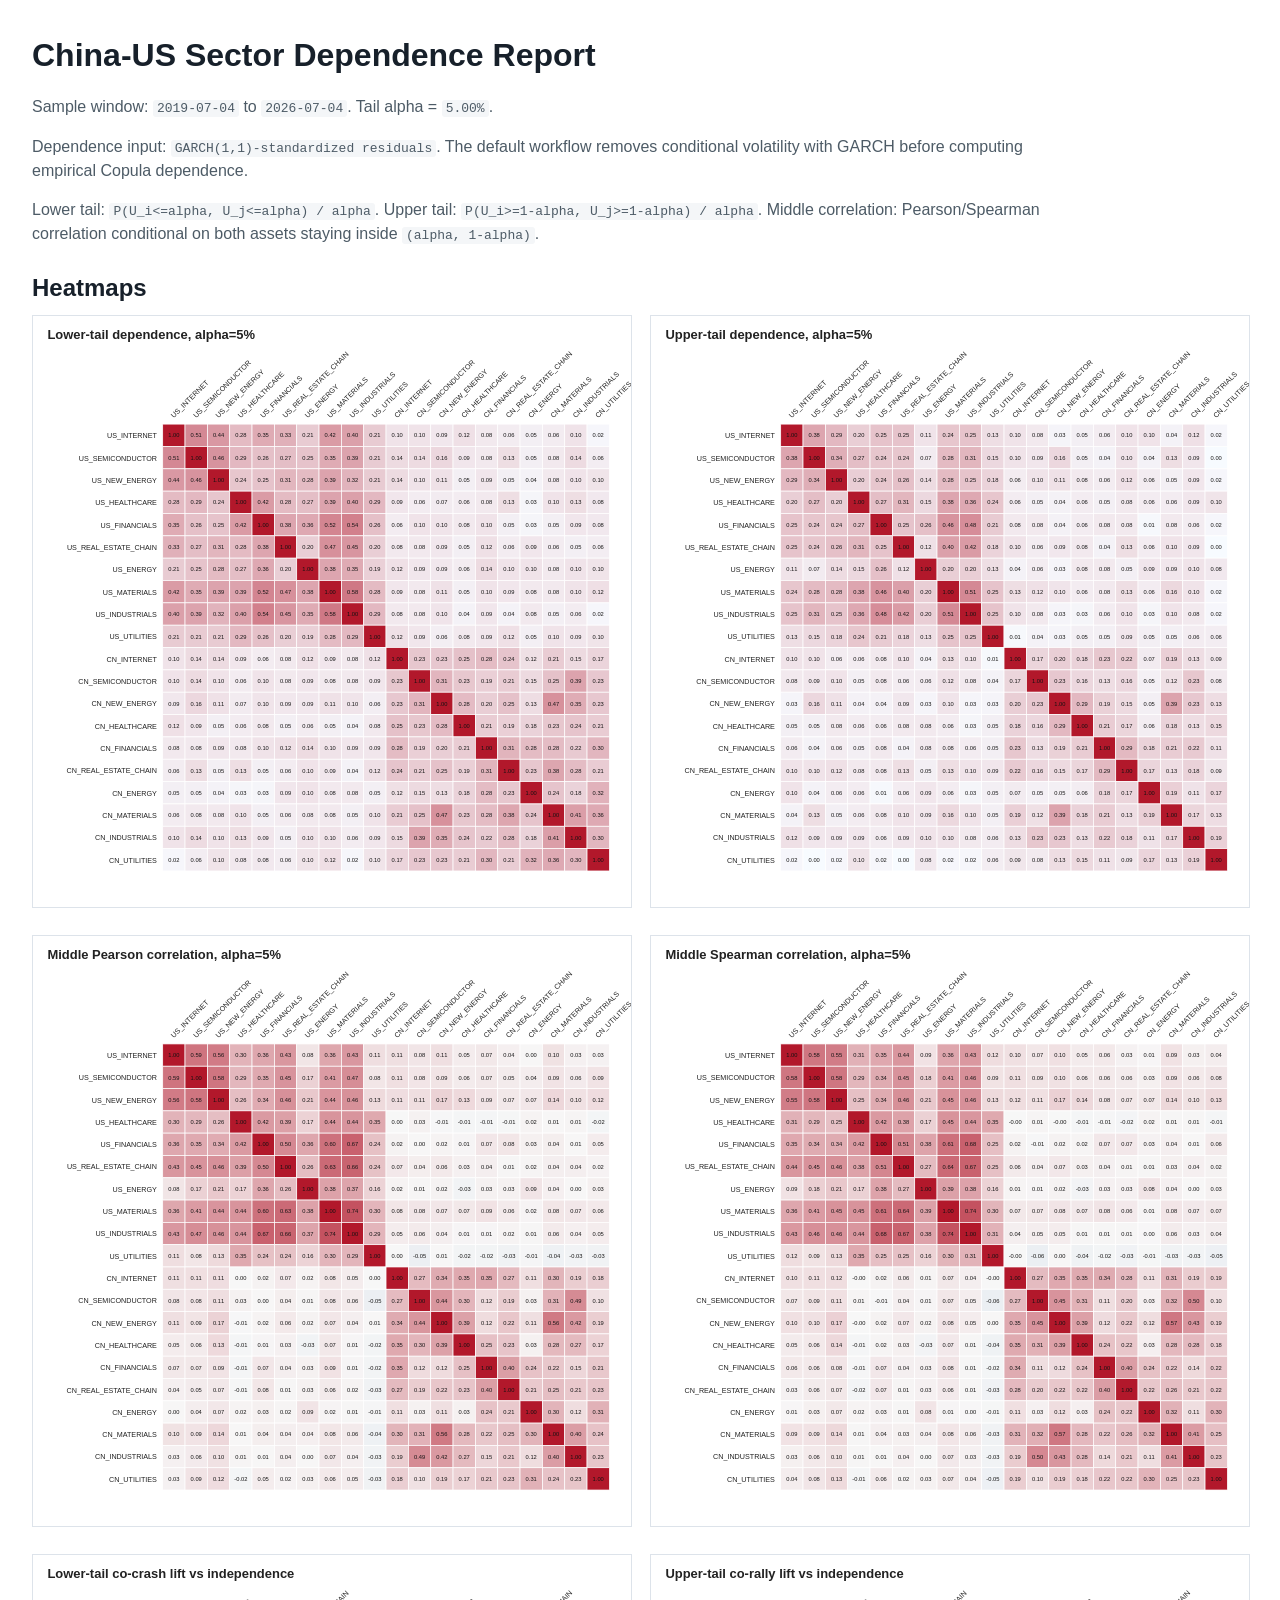
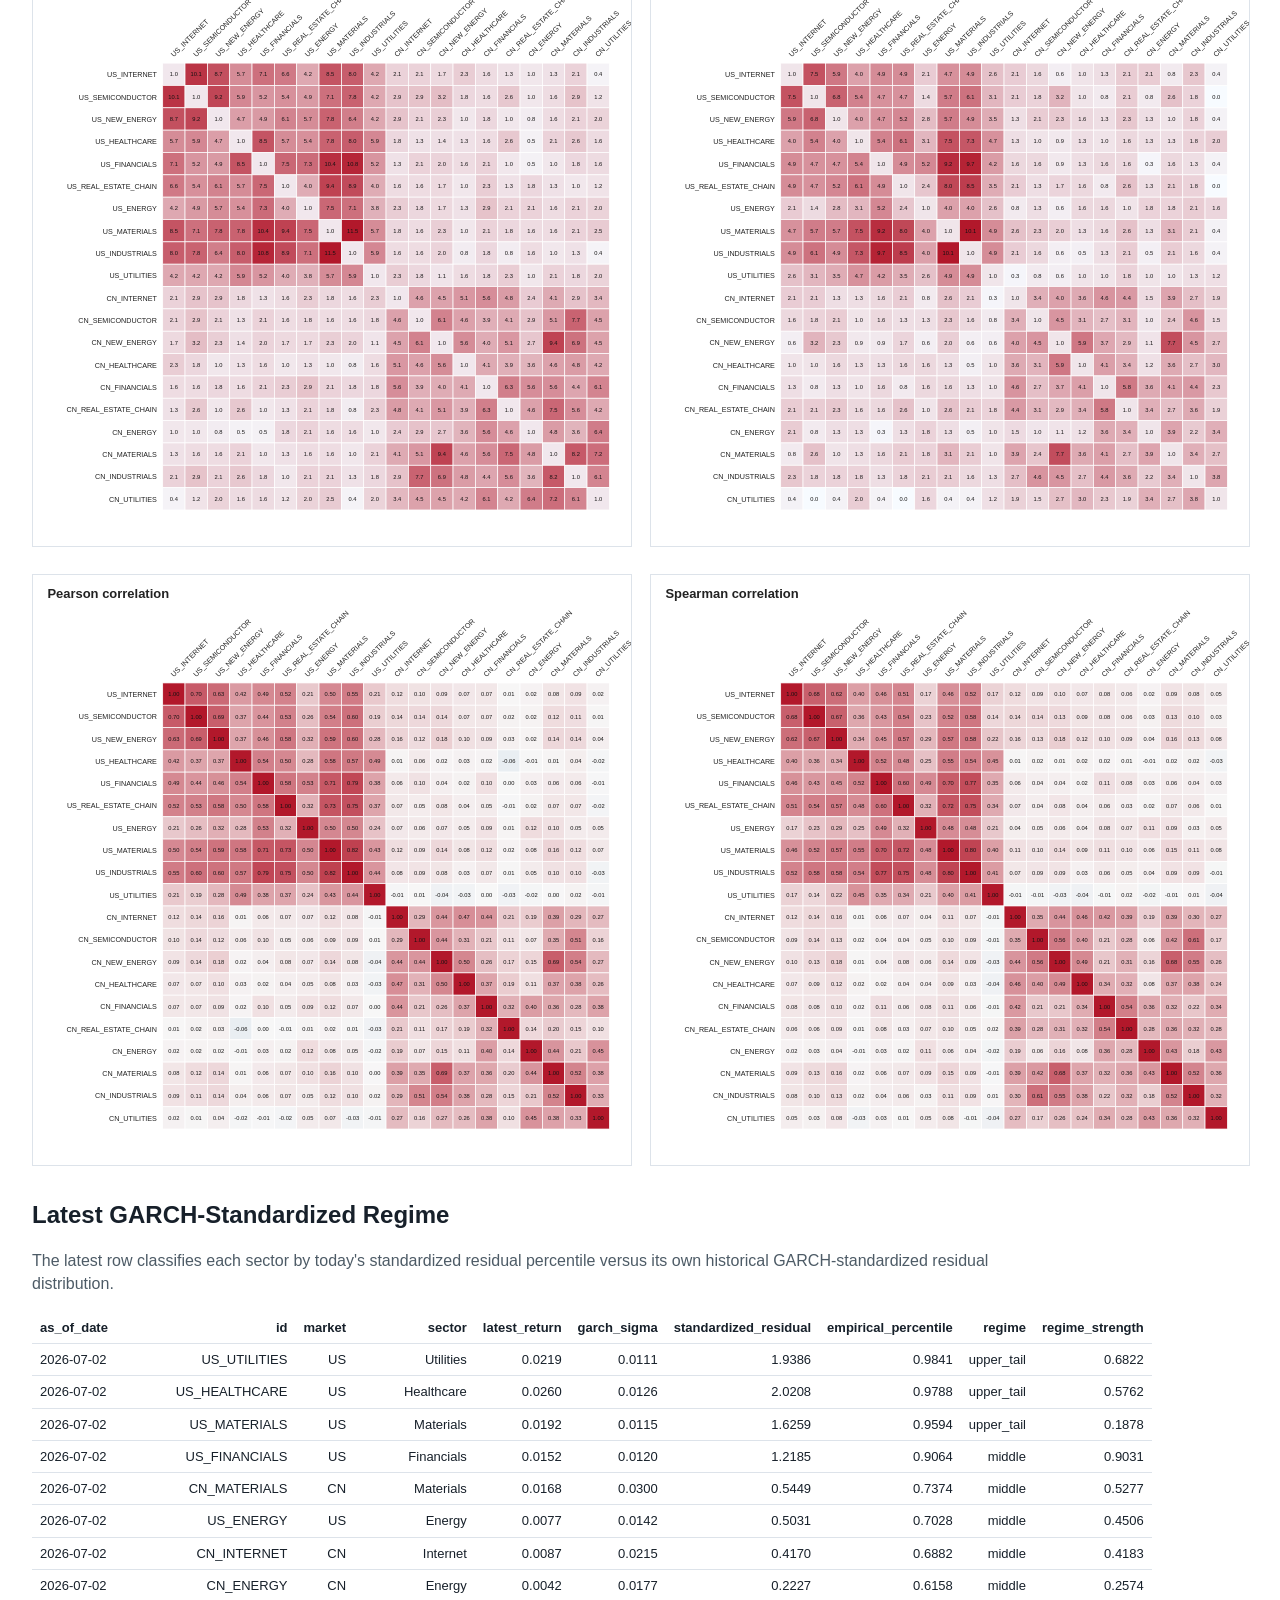
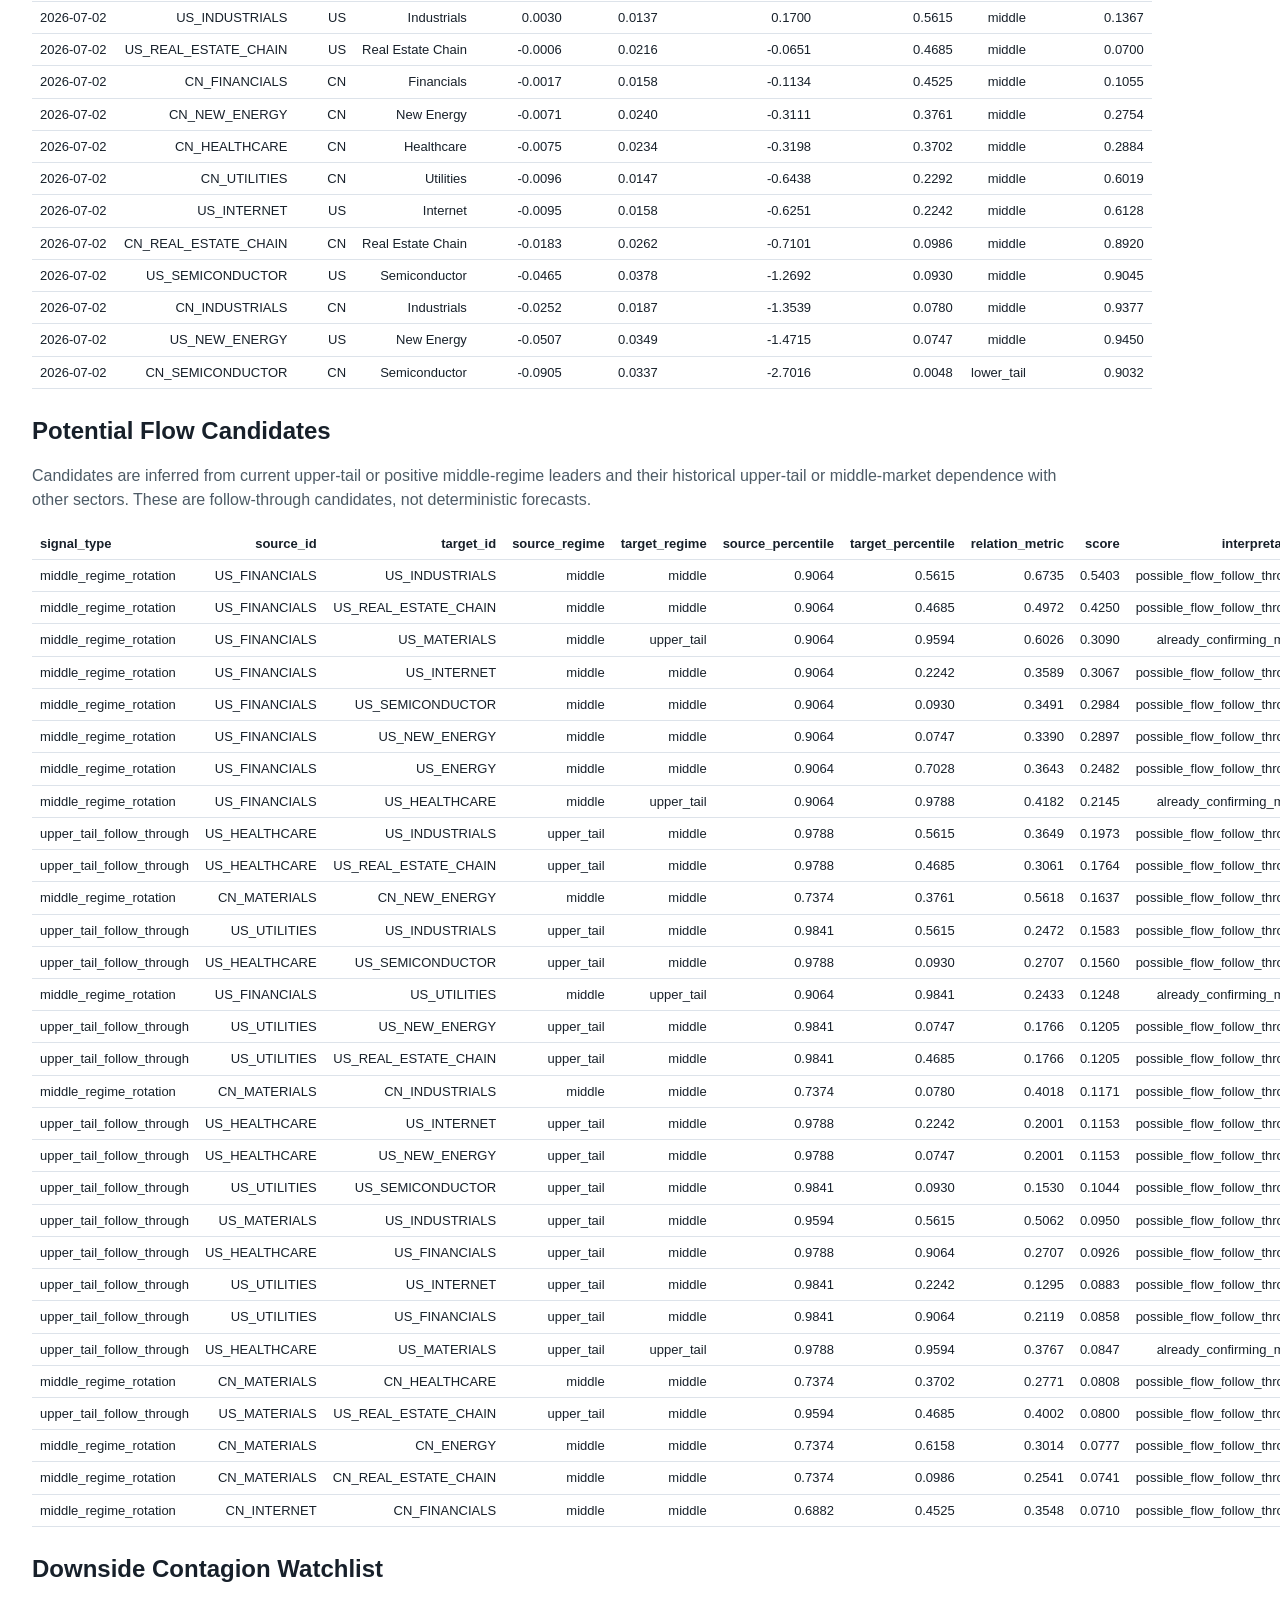
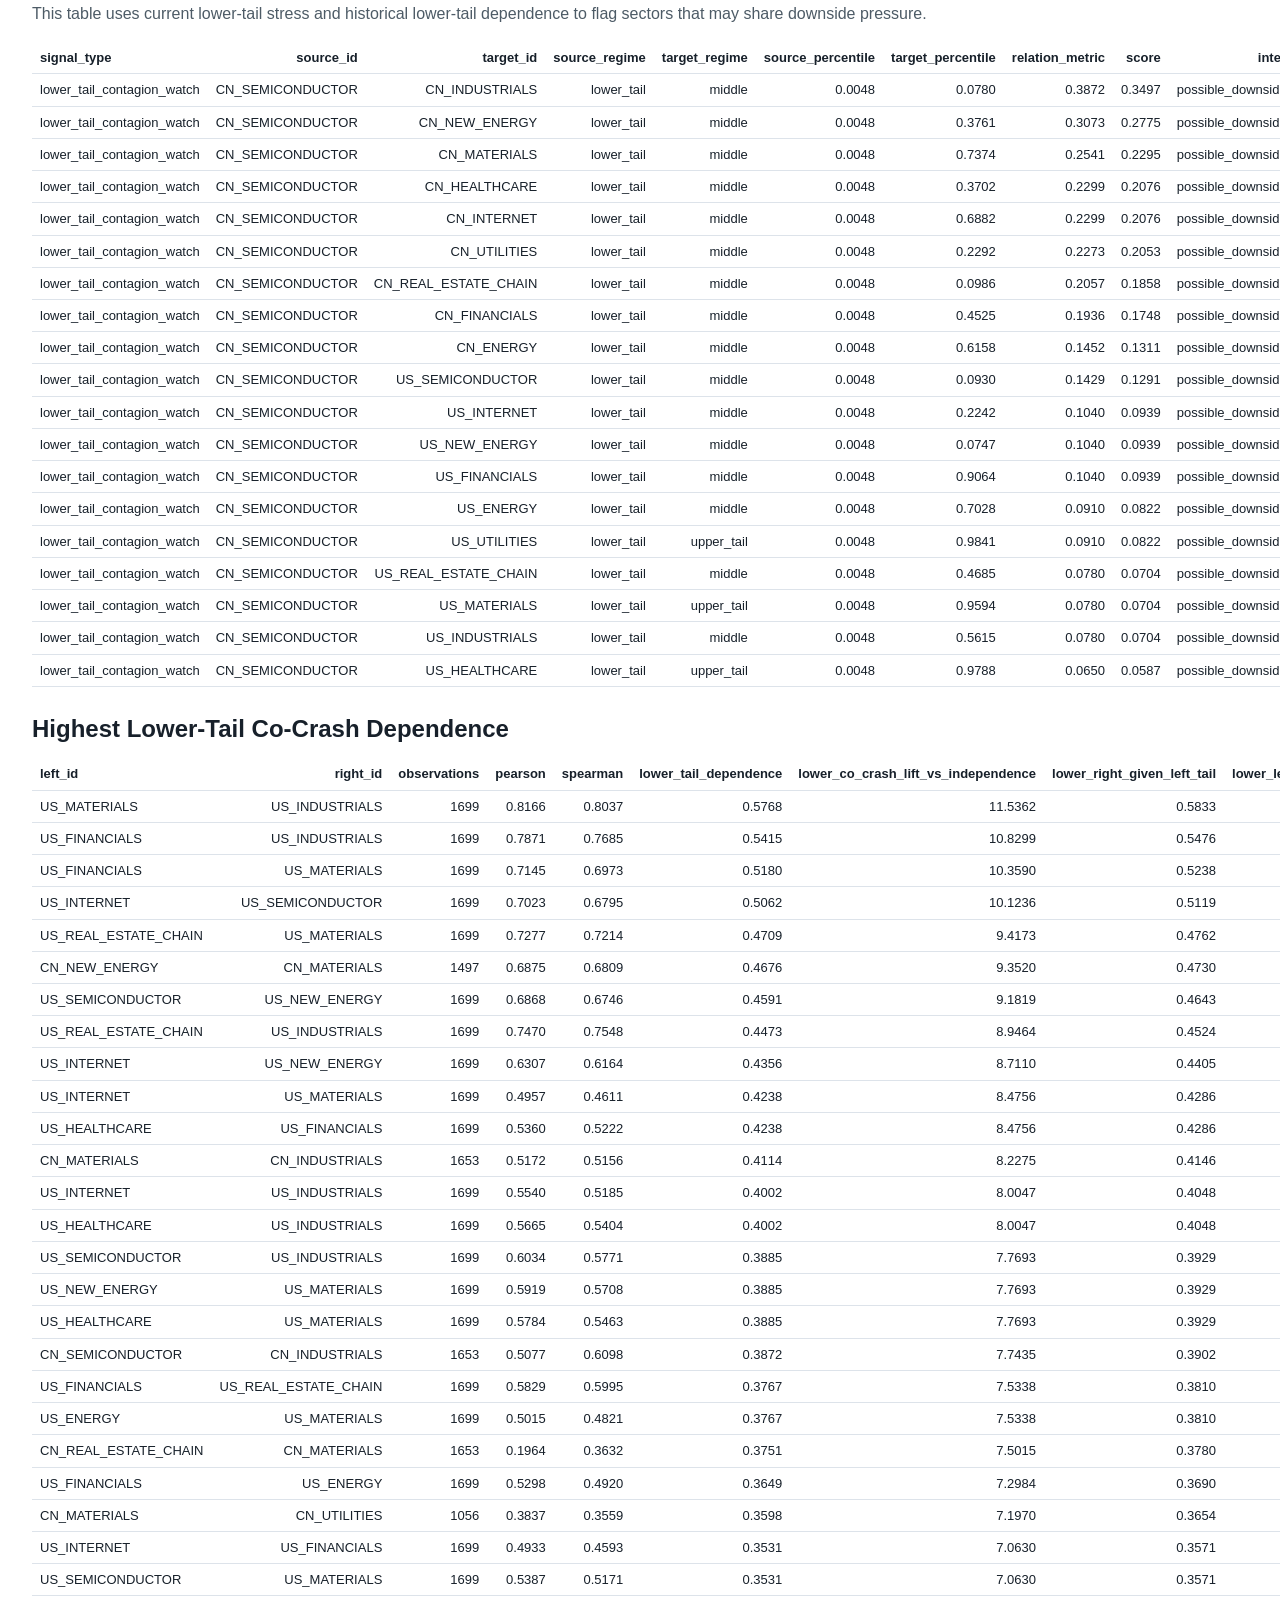
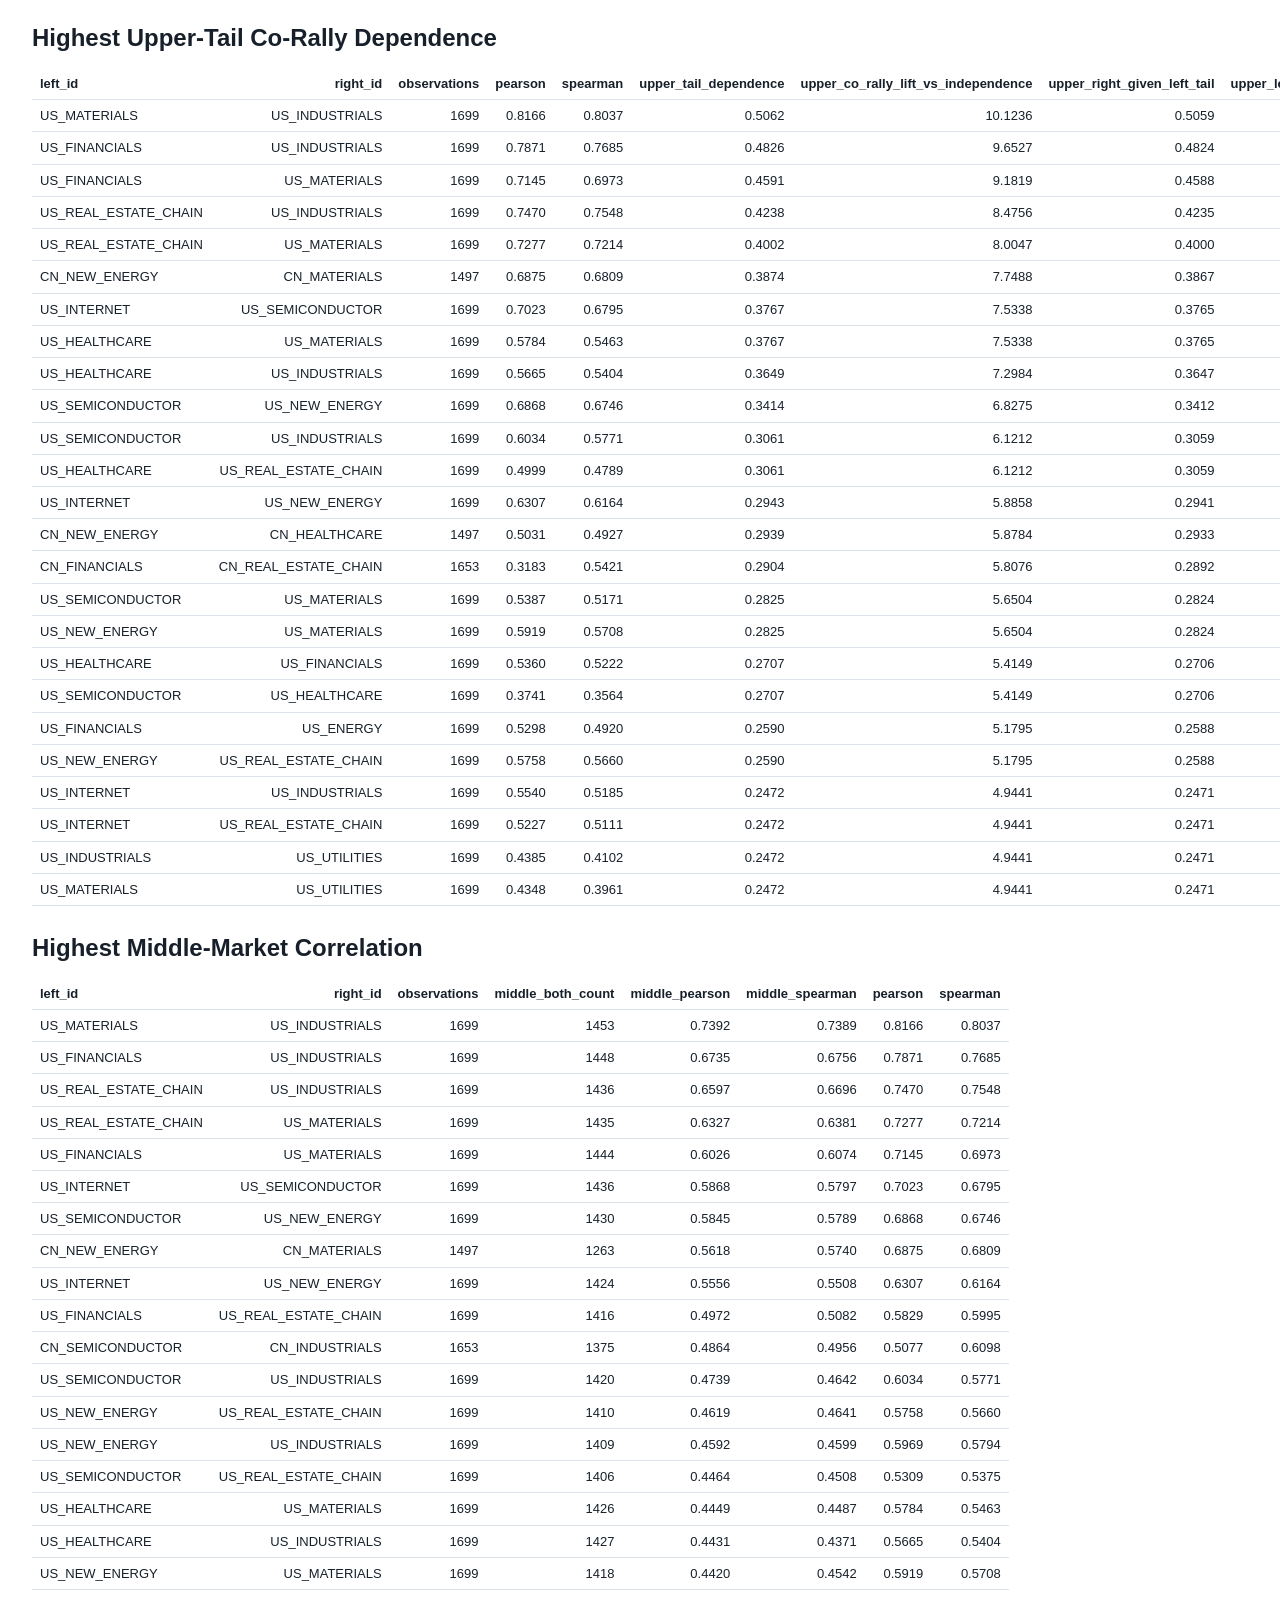
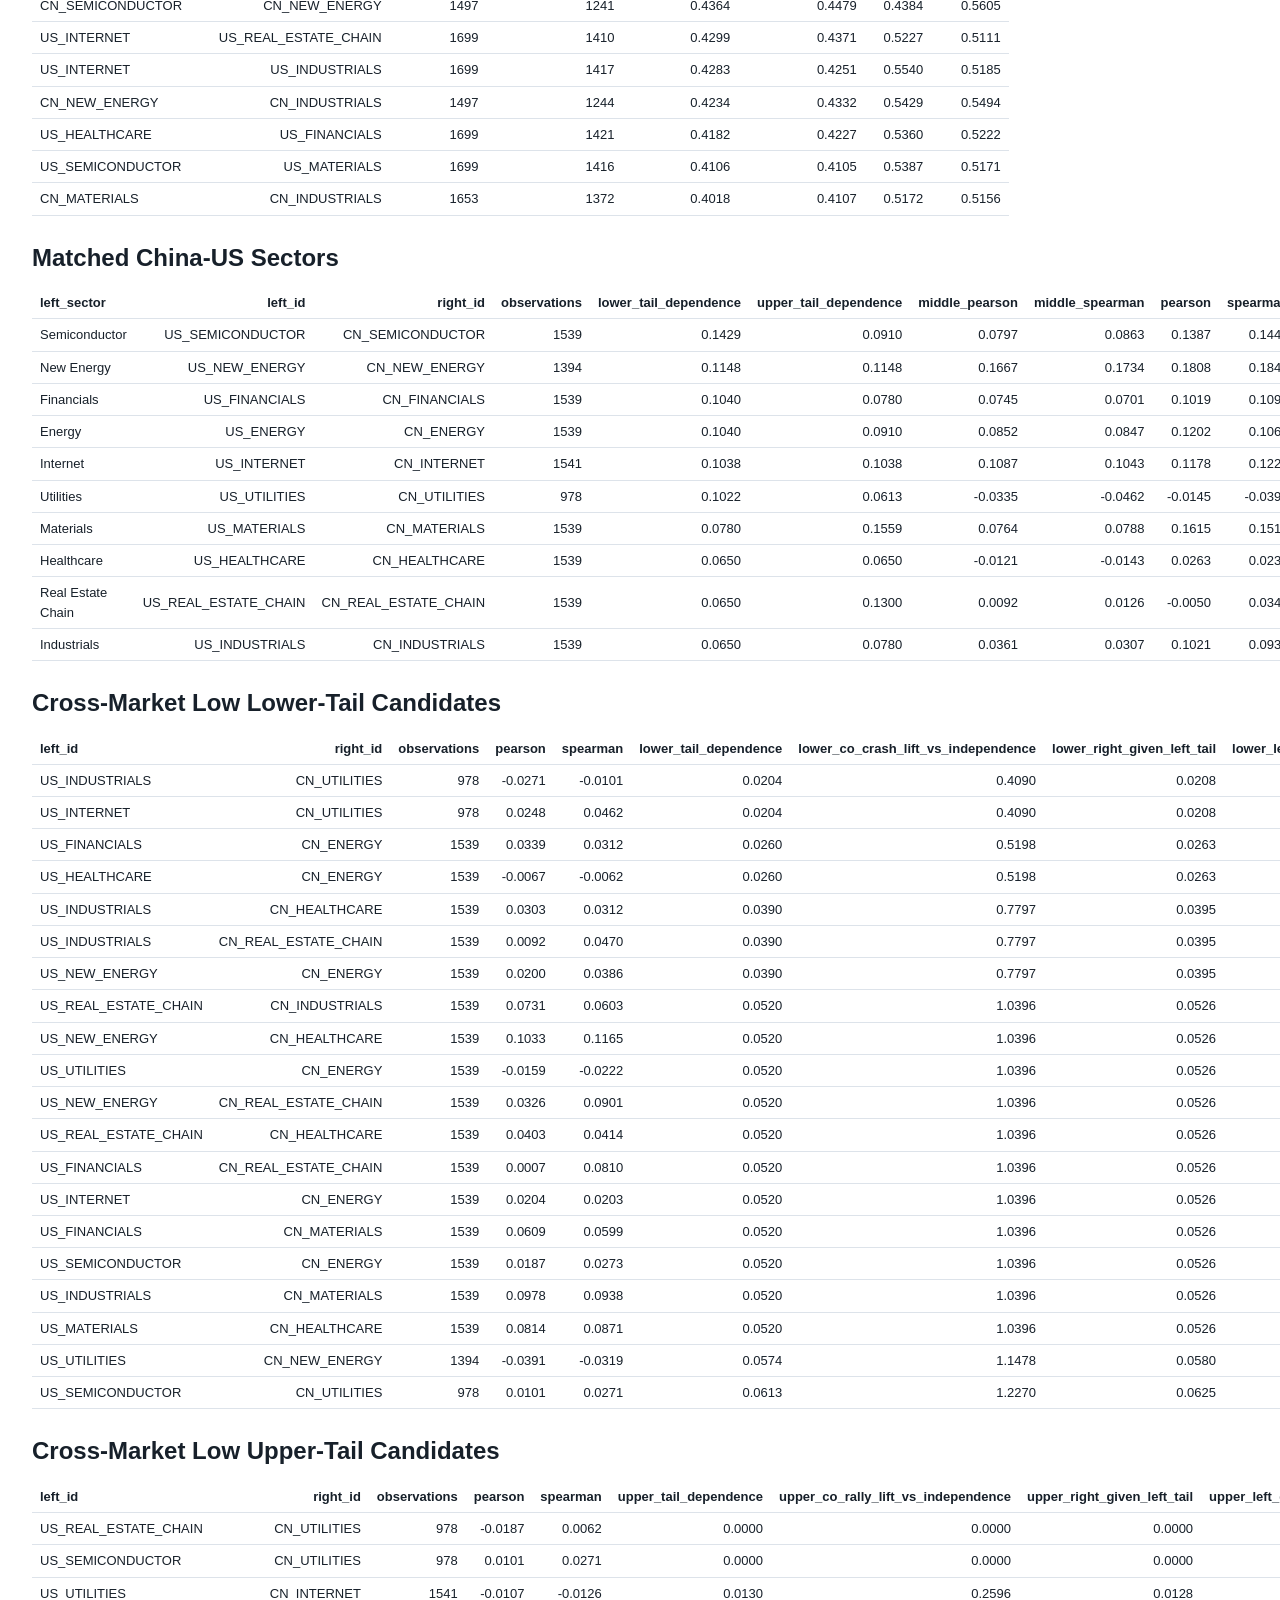
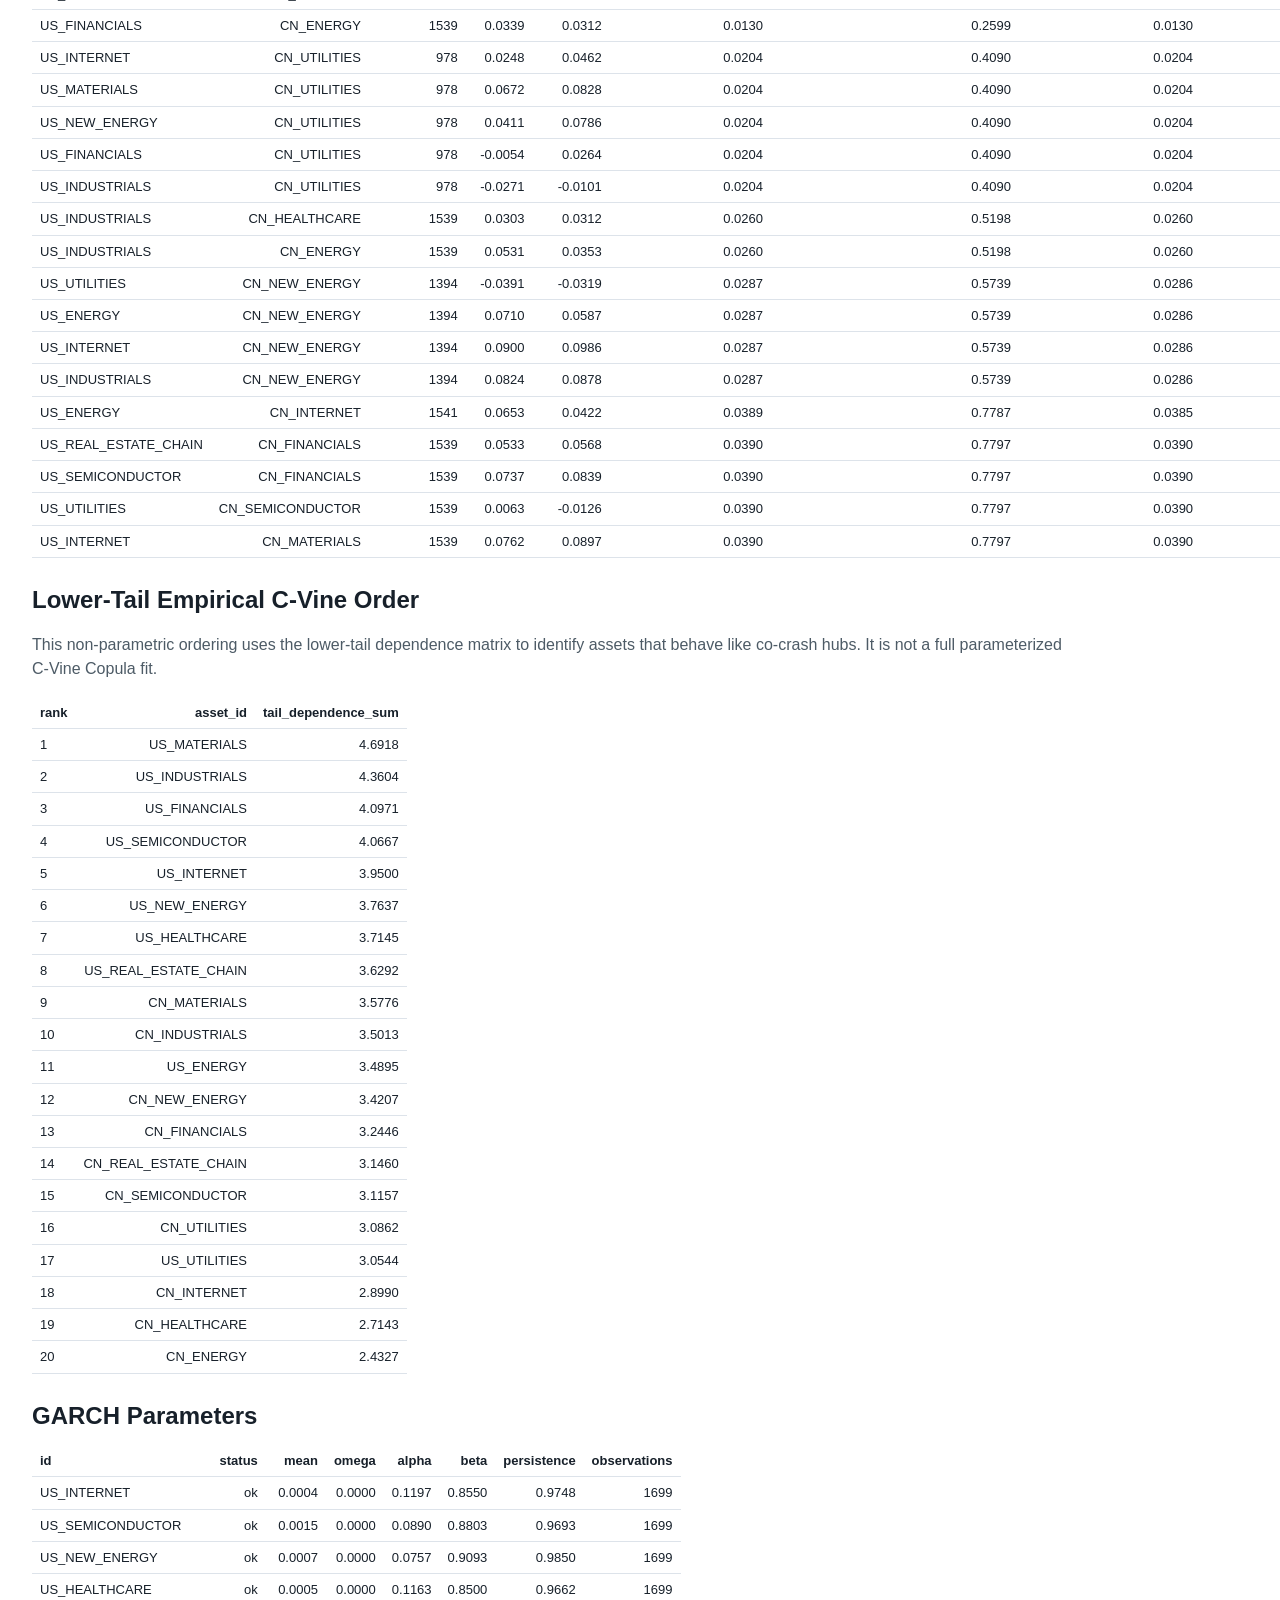
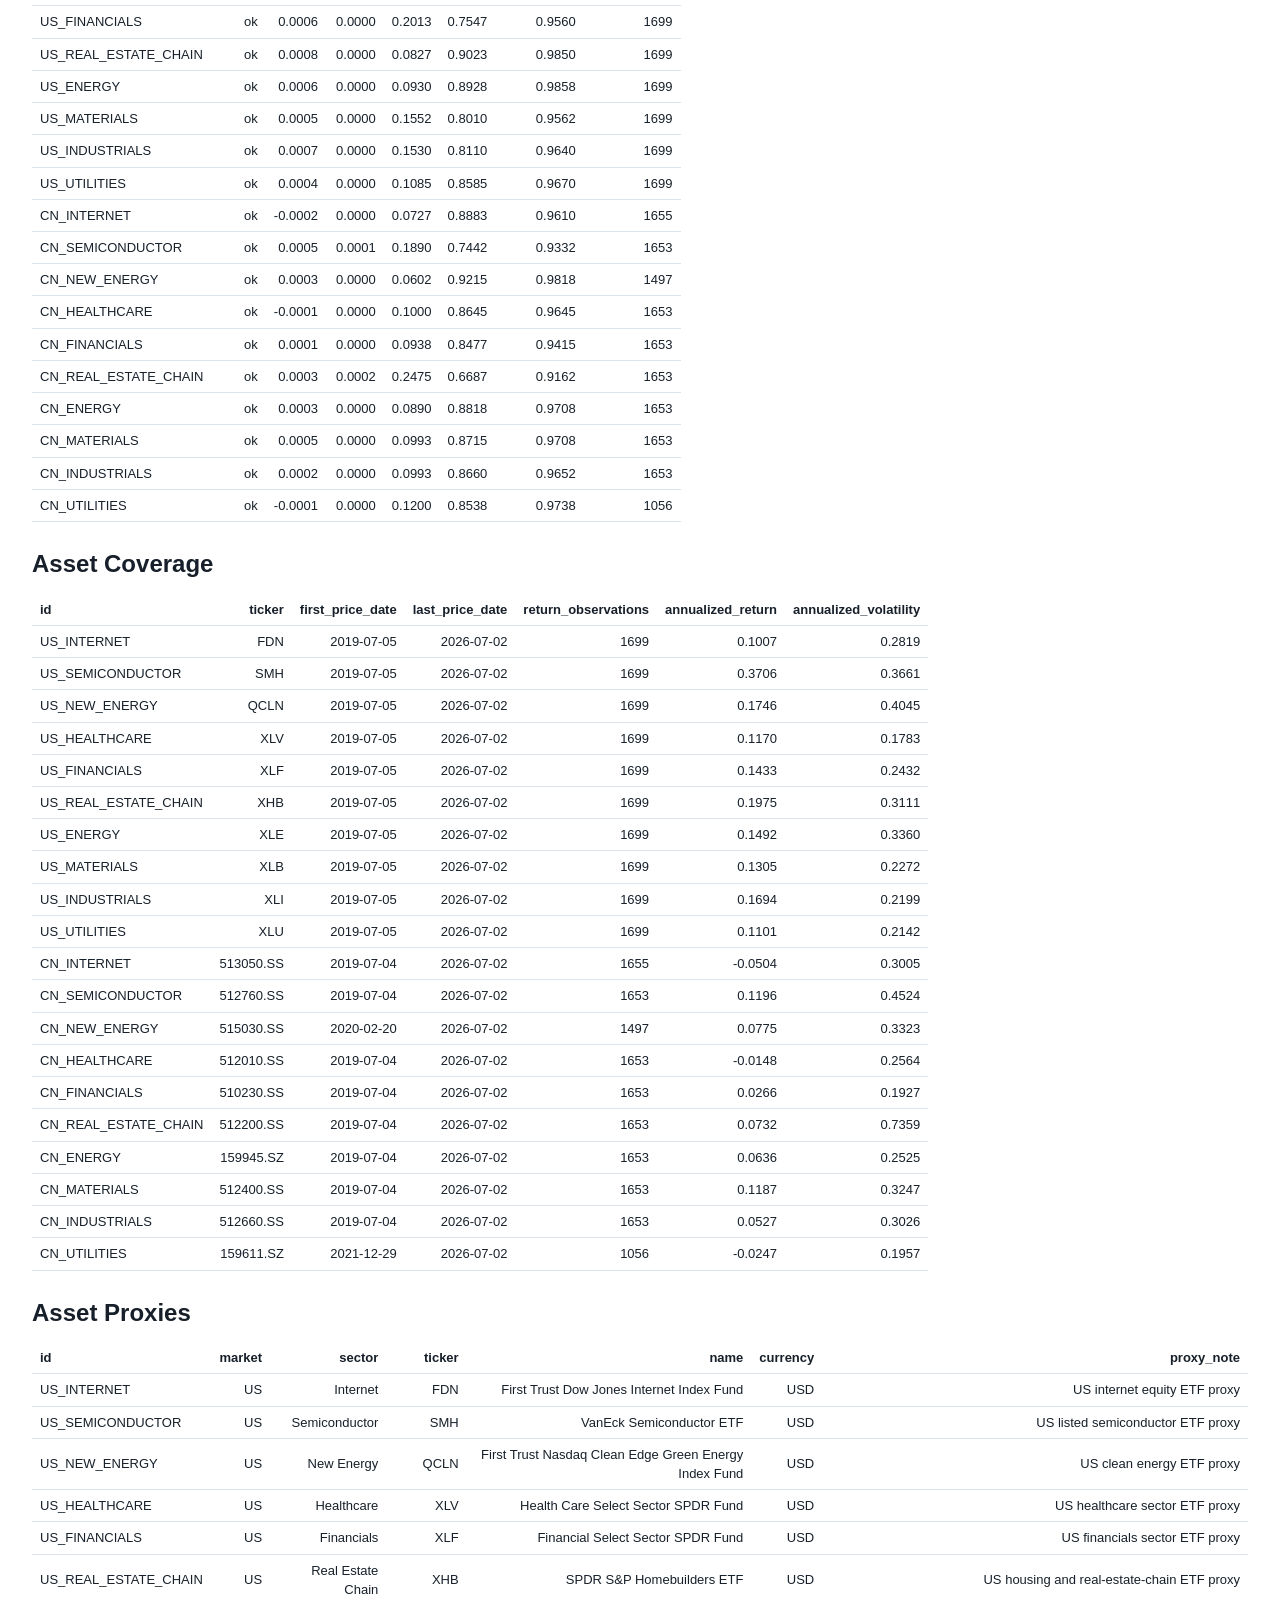
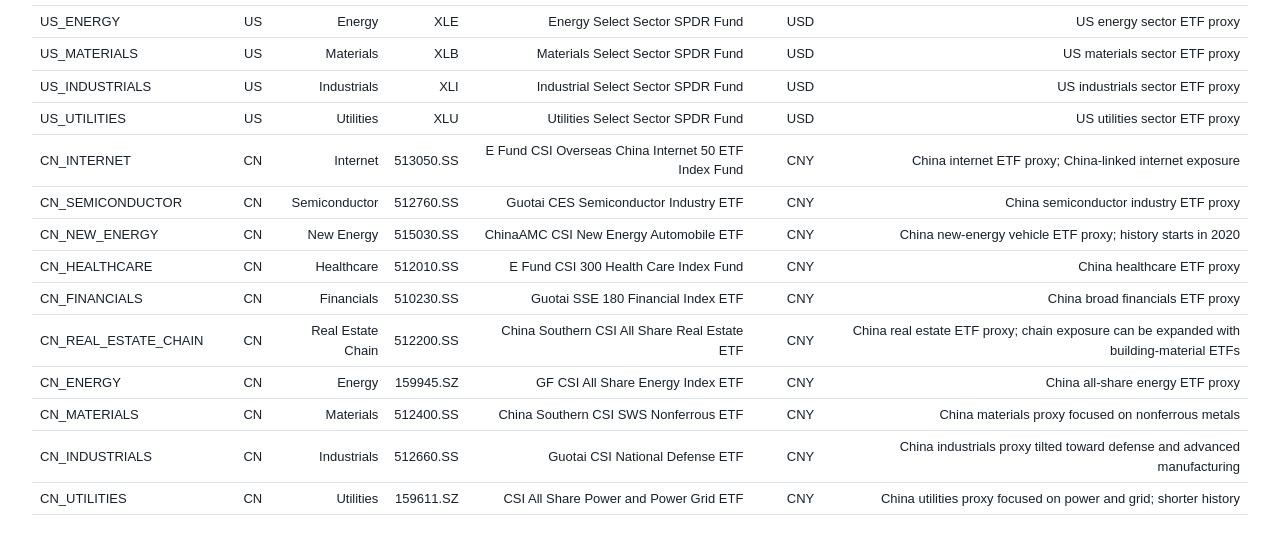
<file: reports/2026-07-04/report.html>
<!doctype html>
<html lang="zh-CN">
<head>
  <meta charset="utf-8" />
  <meta name="viewport" content="width=device-width, initial-scale=1" />
  <title>China-US Sector Dependence Report</title>
  <style>
    body { font-family: Arial, "Microsoft YaHei", sans-serif; margin: 32px; color: #17202a; line-height: 1.48; }
    h1, h2 { margin: 24px 0 10px; }
    .note { color: #4d5b66; max-width: 1040px; }
    .data-table { border-collapse: collapse; font-size: 13px; margin: 12px 0 24px; }
    .data-table th, .data-table td { border-bottom: 1px solid #dde3ea; padding: 6px 8px; text-align: right; }
    .data-table th:first-child, .data-table td:first-child { text-align: left; }
    .grid { display: grid; grid-template-columns: repeat(auto-fit, minmax(420px, 1fr)); gap: 20px; align-items: start; }
    img { max-width: 100%; border: 1px solid #dde3ea; }
    code { background: #f4f6f8; padding: 1px 4px; border-radius: 3px; }
  </style>
</head>
<body>
  <h1>China-US Sector Dependence Report</h1>
  <p class="note">Sample window: <code>2019-07-04</code> to <code>2026-07-04</code>. Tail alpha = <code>5.00%</code>.</p>
  <p class="note">Dependence input: <code>GARCH(1,1)-standardized residuals</code>. The default workflow removes conditional volatility with GARCH before computing empirical Copula dependence.</p>
  <p class="note">
    Lower tail: <code>P(U_i&lt;=alpha, U_j&lt;=alpha) / alpha</code>.
    Upper tail: <code>P(U_i&gt;=1-alpha, U_j&gt;=1-alpha) / alpha</code>.
    Middle correlation: Pearson/Spearman correlation conditional on both assets staying inside <code>(alpha, 1-alpha)</code>.
  </p>

  <h2>Heatmaps</h2>
  <div class="grid">
    <div><img src="lower_tail_dependence.svg" alt="lower_tail_dependence.svg"></div><div><img src="upper_tail_dependence.svg" alt="upper_tail_dependence.svg"></div><div><img src="middle_pearson_correlation.svg" alt="middle_pearson_correlation.svg"></div><div><img src="middle_spearman_correlation.svg" alt="middle_spearman_correlation.svg"></div><div><img src="lower_co_crash_lift.svg" alt="lower_co_crash_lift.svg"></div><div><img src="upper_co_rally_lift.svg" alt="upper_co_rally_lift.svg"></div><div><img src="pearson_correlation.svg" alt="pearson_correlation.svg"></div><div><img src="spearman_correlation.svg" alt="spearman_correlation.svg"></div>
  </div>

  <h2>Latest GARCH-Standardized Regime</h2>
  <p class="note">The latest row classifies each sector by today's standardized residual percentile versus its own historical GARCH-standardized residual distribution.</p>
  <table class="dataframe data-table">
  <thead>
    <tr style="text-align: right;">
      <th>as_of_date</th>
      <th>id</th>
      <th>market</th>
      <th>sector</th>
      <th>latest_return</th>
      <th>garch_sigma</th>
      <th>standardized_residual</th>
      <th>empirical_percentile</th>
      <th>regime</th>
      <th>regime_strength</th>
    </tr>
  </thead>
  <tbody>
    <tr>
      <td>2026-07-02</td>
      <td>US_UTILITIES</td>
      <td>US</td>
      <td>Utilities</td>
      <td>0.0219</td>
      <td>0.0111</td>
      <td>1.9386</td>
      <td>0.9841</td>
      <td>upper_tail</td>
      <td>0.6822</td>
    </tr>
    <tr>
      <td>2026-07-02</td>
      <td>US_HEALTHCARE</td>
      <td>US</td>
      <td>Healthcare</td>
      <td>0.0260</td>
      <td>0.0126</td>
      <td>2.0208</td>
      <td>0.9788</td>
      <td>upper_tail</td>
      <td>0.5762</td>
    </tr>
    <tr>
      <td>2026-07-02</td>
      <td>US_MATERIALS</td>
      <td>US</td>
      <td>Materials</td>
      <td>0.0192</td>
      <td>0.0115</td>
      <td>1.6259</td>
      <td>0.9594</td>
      <td>upper_tail</td>
      <td>0.1878</td>
    </tr>
    <tr>
      <td>2026-07-02</td>
      <td>US_FINANCIALS</td>
      <td>US</td>
      <td>Financials</td>
      <td>0.0152</td>
      <td>0.0120</td>
      <td>1.2185</td>
      <td>0.9064</td>
      <td>middle</td>
      <td>0.9031</td>
    </tr>
    <tr>
      <td>2026-07-02</td>
      <td>CN_MATERIALS</td>
      <td>CN</td>
      <td>Materials</td>
      <td>0.0168</td>
      <td>0.0300</td>
      <td>0.5449</td>
      <td>0.7374</td>
      <td>middle</td>
      <td>0.5277</td>
    </tr>
    <tr>
      <td>2026-07-02</td>
      <td>US_ENERGY</td>
      <td>US</td>
      <td>Energy</td>
      <td>0.0077</td>
      <td>0.0142</td>
      <td>0.5031</td>
      <td>0.7028</td>
      <td>middle</td>
      <td>0.4506</td>
    </tr>
    <tr>
      <td>2026-07-02</td>
      <td>CN_INTERNET</td>
      <td>CN</td>
      <td>Internet</td>
      <td>0.0087</td>
      <td>0.0215</td>
      <td>0.4170</td>
      <td>0.6882</td>
      <td>middle</td>
      <td>0.4183</td>
    </tr>
    <tr>
      <td>2026-07-02</td>
      <td>CN_ENERGY</td>
      <td>CN</td>
      <td>Energy</td>
      <td>0.0042</td>
      <td>0.0177</td>
      <td>0.2227</td>
      <td>0.6158</td>
      <td>middle</td>
      <td>0.2574</td>
    </tr>
    <tr>
      <td>2026-07-02</td>
      <td>US_INDUSTRIALS</td>
      <td>US</td>
      <td>Industrials</td>
      <td>0.0030</td>
      <td>0.0137</td>
      <td>0.1700</td>
      <td>0.5615</td>
      <td>middle</td>
      <td>0.1367</td>
    </tr>
    <tr>
      <td>2026-07-02</td>
      <td>US_REAL_ESTATE_CHAIN</td>
      <td>US</td>
      <td>Real Estate Chain</td>
      <td>-0.0006</td>
      <td>0.0216</td>
      <td>-0.0651</td>
      <td>0.4685</td>
      <td>middle</td>
      <td>0.0700</td>
    </tr>
    <tr>
      <td>2026-07-02</td>
      <td>CN_FINANCIALS</td>
      <td>CN</td>
      <td>Financials</td>
      <td>-0.0017</td>
      <td>0.0158</td>
      <td>-0.1134</td>
      <td>0.4525</td>
      <td>middle</td>
      <td>0.1055</td>
    </tr>
    <tr>
      <td>2026-07-02</td>
      <td>CN_NEW_ENERGY</td>
      <td>CN</td>
      <td>New Energy</td>
      <td>-0.0071</td>
      <td>0.0240</td>
      <td>-0.3111</td>
      <td>0.3761</td>
      <td>middle</td>
      <td>0.2754</td>
    </tr>
    <tr>
      <td>2026-07-02</td>
      <td>CN_HEALTHCARE</td>
      <td>CN</td>
      <td>Healthcare</td>
      <td>-0.0075</td>
      <td>0.0234</td>
      <td>-0.3198</td>
      <td>0.3702</td>
      <td>middle</td>
      <td>0.2884</td>
    </tr>
    <tr>
      <td>2026-07-02</td>
      <td>CN_UTILITIES</td>
      <td>CN</td>
      <td>Utilities</td>
      <td>-0.0096</td>
      <td>0.0147</td>
      <td>-0.6438</td>
      <td>0.2292</td>
      <td>middle</td>
      <td>0.6019</td>
    </tr>
    <tr>
      <td>2026-07-02</td>
      <td>US_INTERNET</td>
      <td>US</td>
      <td>Internet</td>
      <td>-0.0095</td>
      <td>0.0158</td>
      <td>-0.6251</td>
      <td>0.2242</td>
      <td>middle</td>
      <td>0.6128</td>
    </tr>
    <tr>
      <td>2026-07-02</td>
      <td>CN_REAL_ESTATE_CHAIN</td>
      <td>CN</td>
      <td>Real Estate Chain</td>
      <td>-0.0183</td>
      <td>0.0262</td>
      <td>-0.7101</td>
      <td>0.0986</td>
      <td>middle</td>
      <td>0.8920</td>
    </tr>
    <tr>
      <td>2026-07-02</td>
      <td>US_SEMICONDUCTOR</td>
      <td>US</td>
      <td>Semiconductor</td>
      <td>-0.0465</td>
      <td>0.0378</td>
      <td>-1.2692</td>
      <td>0.0930</td>
      <td>middle</td>
      <td>0.9045</td>
    </tr>
    <tr>
      <td>2026-07-02</td>
      <td>CN_INDUSTRIALS</td>
      <td>CN</td>
      <td>Industrials</td>
      <td>-0.0252</td>
      <td>0.0187</td>
      <td>-1.3539</td>
      <td>0.0780</td>
      <td>middle</td>
      <td>0.9377</td>
    </tr>
    <tr>
      <td>2026-07-02</td>
      <td>US_NEW_ENERGY</td>
      <td>US</td>
      <td>New Energy</td>
      <td>-0.0507</td>
      <td>0.0349</td>
      <td>-1.4715</td>
      <td>0.0747</td>
      <td>middle</td>
      <td>0.9450</td>
    </tr>
    <tr>
      <td>2026-07-02</td>
      <td>CN_SEMICONDUCTOR</td>
      <td>CN</td>
      <td>Semiconductor</td>
      <td>-0.0905</td>
      <td>0.0337</td>
      <td>-2.7016</td>
      <td>0.0048</td>
      <td>lower_tail</td>
      <td>0.9032</td>
    </tr>
  </tbody>
</table>

  <h2>Potential Flow Candidates</h2>
  <p class="note">Candidates are inferred from current upper-tail or positive middle-regime leaders and their historical upper-tail or middle-market dependence with other sectors. These are follow-through candidates, not deterministic forecasts.</p>
  <table class="dataframe data-table">
  <thead>
    <tr style="text-align: right;">
      <th>signal_type</th>
      <th>source_id</th>
      <th>target_id</th>
      <th>source_regime</th>
      <th>target_regime</th>
      <th>source_percentile</th>
      <th>target_percentile</th>
      <th>relation_metric</th>
      <th>score</th>
      <th>interpretation</th>
    </tr>
  </thead>
  <tbody>
    <tr>
      <td>middle_regime_rotation</td>
      <td>US_FINANCIALS</td>
      <td>US_INDUSTRIALS</td>
      <td>middle</td>
      <td>middle</td>
      <td>0.9064</td>
      <td>0.5615</td>
      <td>0.6735</td>
      <td>0.5403</td>
      <td>possible_flow_follow_through</td>
    </tr>
    <tr>
      <td>middle_regime_rotation</td>
      <td>US_FINANCIALS</td>
      <td>US_REAL_ESTATE_CHAIN</td>
      <td>middle</td>
      <td>middle</td>
      <td>0.9064</td>
      <td>0.4685</td>
      <td>0.4972</td>
      <td>0.4250</td>
      <td>possible_flow_follow_through</td>
    </tr>
    <tr>
      <td>middle_regime_rotation</td>
      <td>US_FINANCIALS</td>
      <td>US_MATERIALS</td>
      <td>middle</td>
      <td>upper_tail</td>
      <td>0.9064</td>
      <td>0.9594</td>
      <td>0.6026</td>
      <td>0.3090</td>
      <td>already_confirming_move</td>
    </tr>
    <tr>
      <td>middle_regime_rotation</td>
      <td>US_FINANCIALS</td>
      <td>US_INTERNET</td>
      <td>middle</td>
      <td>middle</td>
      <td>0.9064</td>
      <td>0.2242</td>
      <td>0.3589</td>
      <td>0.3067</td>
      <td>possible_flow_follow_through</td>
    </tr>
    <tr>
      <td>middle_regime_rotation</td>
      <td>US_FINANCIALS</td>
      <td>US_SEMICONDUCTOR</td>
      <td>middle</td>
      <td>middle</td>
      <td>0.9064</td>
      <td>0.0930</td>
      <td>0.3491</td>
      <td>0.2984</td>
      <td>possible_flow_follow_through</td>
    </tr>
    <tr>
      <td>middle_regime_rotation</td>
      <td>US_FINANCIALS</td>
      <td>US_NEW_ENERGY</td>
      <td>middle</td>
      <td>middle</td>
      <td>0.9064</td>
      <td>0.0747</td>
      <td>0.3390</td>
      <td>0.2897</td>
      <td>possible_flow_follow_through</td>
    </tr>
    <tr>
      <td>middle_regime_rotation</td>
      <td>US_FINANCIALS</td>
      <td>US_ENERGY</td>
      <td>middle</td>
      <td>middle</td>
      <td>0.9064</td>
      <td>0.7028</td>
      <td>0.3643</td>
      <td>0.2482</td>
      <td>possible_flow_follow_through</td>
    </tr>
    <tr>
      <td>middle_regime_rotation</td>
      <td>US_FINANCIALS</td>
      <td>US_HEALTHCARE</td>
      <td>middle</td>
      <td>upper_tail</td>
      <td>0.9064</td>
      <td>0.9788</td>
      <td>0.4182</td>
      <td>0.2145</td>
      <td>already_confirming_move</td>
    </tr>
    <tr>
      <td>upper_tail_follow_through</td>
      <td>US_HEALTHCARE</td>
      <td>US_INDUSTRIALS</td>
      <td>upper_tail</td>
      <td>middle</td>
      <td>0.9788</td>
      <td>0.5615</td>
      <td>0.3649</td>
      <td>0.1973</td>
      <td>possible_flow_follow_through</td>
    </tr>
    <tr>
      <td>upper_tail_follow_through</td>
      <td>US_HEALTHCARE</td>
      <td>US_REAL_ESTATE_CHAIN</td>
      <td>upper_tail</td>
      <td>middle</td>
      <td>0.9788</td>
      <td>0.4685</td>
      <td>0.3061</td>
      <td>0.1764</td>
      <td>possible_flow_follow_through</td>
    </tr>
    <tr>
      <td>middle_regime_rotation</td>
      <td>CN_MATERIALS</td>
      <td>CN_NEW_ENERGY</td>
      <td>middle</td>
      <td>middle</td>
      <td>0.7374</td>
      <td>0.3761</td>
      <td>0.5618</td>
      <td>0.1637</td>
      <td>possible_flow_follow_through</td>
    </tr>
    <tr>
      <td>upper_tail_follow_through</td>
      <td>US_UTILITIES</td>
      <td>US_INDUSTRIALS</td>
      <td>upper_tail</td>
      <td>middle</td>
      <td>0.9841</td>
      <td>0.5615</td>
      <td>0.2472</td>
      <td>0.1583</td>
      <td>possible_flow_follow_through</td>
    </tr>
    <tr>
      <td>upper_tail_follow_through</td>
      <td>US_HEALTHCARE</td>
      <td>US_SEMICONDUCTOR</td>
      <td>upper_tail</td>
      <td>middle</td>
      <td>0.9788</td>
      <td>0.0930</td>
      <td>0.2707</td>
      <td>0.1560</td>
      <td>possible_flow_follow_through</td>
    </tr>
    <tr>
      <td>middle_regime_rotation</td>
      <td>US_FINANCIALS</td>
      <td>US_UTILITIES</td>
      <td>middle</td>
      <td>upper_tail</td>
      <td>0.9064</td>
      <td>0.9841</td>
      <td>0.2433</td>
      <td>0.1248</td>
      <td>already_confirming_move</td>
    </tr>
    <tr>
      <td>upper_tail_follow_through</td>
      <td>US_UTILITIES</td>
      <td>US_NEW_ENERGY</td>
      <td>upper_tail</td>
      <td>middle</td>
      <td>0.9841</td>
      <td>0.0747</td>
      <td>0.1766</td>
      <td>0.1205</td>
      <td>possible_flow_follow_through</td>
    </tr>
    <tr>
      <td>upper_tail_follow_through</td>
      <td>US_UTILITIES</td>
      <td>US_REAL_ESTATE_CHAIN</td>
      <td>upper_tail</td>
      <td>middle</td>
      <td>0.9841</td>
      <td>0.4685</td>
      <td>0.1766</td>
      <td>0.1205</td>
      <td>possible_flow_follow_through</td>
    </tr>
    <tr>
      <td>middle_regime_rotation</td>
      <td>CN_MATERIALS</td>
      <td>CN_INDUSTRIALS</td>
      <td>middle</td>
      <td>middle</td>
      <td>0.7374</td>
      <td>0.0780</td>
      <td>0.4018</td>
      <td>0.1171</td>
      <td>possible_flow_follow_through</td>
    </tr>
    <tr>
      <td>upper_tail_follow_through</td>
      <td>US_HEALTHCARE</td>
      <td>US_INTERNET</td>
      <td>upper_tail</td>
      <td>middle</td>
      <td>0.9788</td>
      <td>0.2242</td>
      <td>0.2001</td>
      <td>0.1153</td>
      <td>possible_flow_follow_through</td>
    </tr>
    <tr>
      <td>upper_tail_follow_through</td>
      <td>US_HEALTHCARE</td>
      <td>US_NEW_ENERGY</td>
      <td>upper_tail</td>
      <td>middle</td>
      <td>0.9788</td>
      <td>0.0747</td>
      <td>0.2001</td>
      <td>0.1153</td>
      <td>possible_flow_follow_through</td>
    </tr>
    <tr>
      <td>upper_tail_follow_through</td>
      <td>US_UTILITIES</td>
      <td>US_SEMICONDUCTOR</td>
      <td>upper_tail</td>
      <td>middle</td>
      <td>0.9841</td>
      <td>0.0930</td>
      <td>0.1530</td>
      <td>0.1044</td>
      <td>possible_flow_follow_through</td>
    </tr>
    <tr>
      <td>upper_tail_follow_through</td>
      <td>US_MATERIALS</td>
      <td>US_INDUSTRIALS</td>
      <td>upper_tail</td>
      <td>middle</td>
      <td>0.9594</td>
      <td>0.5615</td>
      <td>0.5062</td>
      <td>0.0950</td>
      <td>possible_flow_follow_through</td>
    </tr>
    <tr>
      <td>upper_tail_follow_through</td>
      <td>US_HEALTHCARE</td>
      <td>US_FINANCIALS</td>
      <td>upper_tail</td>
      <td>middle</td>
      <td>0.9788</td>
      <td>0.9064</td>
      <td>0.2707</td>
      <td>0.0926</td>
      <td>possible_flow_follow_through</td>
    </tr>
    <tr>
      <td>upper_tail_follow_through</td>
      <td>US_UTILITIES</td>
      <td>US_INTERNET</td>
      <td>upper_tail</td>
      <td>middle</td>
      <td>0.9841</td>
      <td>0.2242</td>
      <td>0.1295</td>
      <td>0.0883</td>
      <td>possible_flow_follow_through</td>
    </tr>
    <tr>
      <td>upper_tail_follow_through</td>
      <td>US_UTILITIES</td>
      <td>US_FINANCIALS</td>
      <td>upper_tail</td>
      <td>middle</td>
      <td>0.9841</td>
      <td>0.9064</td>
      <td>0.2119</td>
      <td>0.0858</td>
      <td>possible_flow_follow_through</td>
    </tr>
    <tr>
      <td>upper_tail_follow_through</td>
      <td>US_HEALTHCARE</td>
      <td>US_MATERIALS</td>
      <td>upper_tail</td>
      <td>upper_tail</td>
      <td>0.9788</td>
      <td>0.9594</td>
      <td>0.3767</td>
      <td>0.0847</td>
      <td>already_confirming_move</td>
    </tr>
    <tr>
      <td>middle_regime_rotation</td>
      <td>CN_MATERIALS</td>
      <td>CN_HEALTHCARE</td>
      <td>middle</td>
      <td>middle</td>
      <td>0.7374</td>
      <td>0.3702</td>
      <td>0.2771</td>
      <td>0.0808</td>
      <td>possible_flow_follow_through</td>
    </tr>
    <tr>
      <td>upper_tail_follow_through</td>
      <td>US_MATERIALS</td>
      <td>US_REAL_ESTATE_CHAIN</td>
      <td>upper_tail</td>
      <td>middle</td>
      <td>0.9594</td>
      <td>0.4685</td>
      <td>0.4002</td>
      <td>0.0800</td>
      <td>possible_flow_follow_through</td>
    </tr>
    <tr>
      <td>middle_regime_rotation</td>
      <td>CN_MATERIALS</td>
      <td>CN_ENERGY</td>
      <td>middle</td>
      <td>middle</td>
      <td>0.7374</td>
      <td>0.6158</td>
      <td>0.3014</td>
      <td>0.0777</td>
      <td>possible_flow_follow_through</td>
    </tr>
    <tr>
      <td>middle_regime_rotation</td>
      <td>CN_MATERIALS</td>
      <td>CN_REAL_ESTATE_CHAIN</td>
      <td>middle</td>
      <td>middle</td>
      <td>0.7374</td>
      <td>0.0986</td>
      <td>0.2541</td>
      <td>0.0741</td>
      <td>possible_flow_follow_through</td>
    </tr>
    <tr>
      <td>middle_regime_rotation</td>
      <td>CN_INTERNET</td>
      <td>CN_FINANCIALS</td>
      <td>middle</td>
      <td>middle</td>
      <td>0.6882</td>
      <td>0.4525</td>
      <td>0.3548</td>
      <td>0.0710</td>
      <td>possible_flow_follow_through</td>
    </tr>
  </tbody>
</table>

  <h2>Downside Contagion Watchlist</h2>
  <p class="note">This table uses current lower-tail stress and historical lower-tail dependence to flag sectors that may share downside pressure.</p>
  <table class="dataframe data-table">
  <thead>
    <tr style="text-align: right;">
      <th>signal_type</th>
      <th>source_id</th>
      <th>target_id</th>
      <th>source_regime</th>
      <th>target_regime</th>
      <th>source_percentile</th>
      <th>target_percentile</th>
      <th>relation_metric</th>
      <th>score</th>
      <th>interpretation</th>
    </tr>
  </thead>
  <tbody>
    <tr>
      <td>lower_tail_contagion_watch</td>
      <td>CN_SEMICONDUCTOR</td>
      <td>CN_INDUSTRIALS</td>
      <td>lower_tail</td>
      <td>middle</td>
      <td>0.0048</td>
      <td>0.0780</td>
      <td>0.3872</td>
      <td>0.3497</td>
      <td>possible_downside_spillover</td>
    </tr>
    <tr>
      <td>lower_tail_contagion_watch</td>
      <td>CN_SEMICONDUCTOR</td>
      <td>CN_NEW_ENERGY</td>
      <td>lower_tail</td>
      <td>middle</td>
      <td>0.0048</td>
      <td>0.3761</td>
      <td>0.3073</td>
      <td>0.2775</td>
      <td>possible_downside_spillover</td>
    </tr>
    <tr>
      <td>lower_tail_contagion_watch</td>
      <td>CN_SEMICONDUCTOR</td>
      <td>CN_MATERIALS</td>
      <td>lower_tail</td>
      <td>middle</td>
      <td>0.0048</td>
      <td>0.7374</td>
      <td>0.2541</td>
      <td>0.2295</td>
      <td>possible_downside_spillover</td>
    </tr>
    <tr>
      <td>lower_tail_contagion_watch</td>
      <td>CN_SEMICONDUCTOR</td>
      <td>CN_HEALTHCARE</td>
      <td>lower_tail</td>
      <td>middle</td>
      <td>0.0048</td>
      <td>0.3702</td>
      <td>0.2299</td>
      <td>0.2076</td>
      <td>possible_downside_spillover</td>
    </tr>
    <tr>
      <td>lower_tail_contagion_watch</td>
      <td>CN_SEMICONDUCTOR</td>
      <td>CN_INTERNET</td>
      <td>lower_tail</td>
      <td>middle</td>
      <td>0.0048</td>
      <td>0.6882</td>
      <td>0.2299</td>
      <td>0.2076</td>
      <td>possible_downside_spillover</td>
    </tr>
    <tr>
      <td>lower_tail_contagion_watch</td>
      <td>CN_SEMICONDUCTOR</td>
      <td>CN_UTILITIES</td>
      <td>lower_tail</td>
      <td>middle</td>
      <td>0.0048</td>
      <td>0.2292</td>
      <td>0.2273</td>
      <td>0.2053</td>
      <td>possible_downside_spillover</td>
    </tr>
    <tr>
      <td>lower_tail_contagion_watch</td>
      <td>CN_SEMICONDUCTOR</td>
      <td>CN_REAL_ESTATE_CHAIN</td>
      <td>lower_tail</td>
      <td>middle</td>
      <td>0.0048</td>
      <td>0.0986</td>
      <td>0.2057</td>
      <td>0.1858</td>
      <td>possible_downside_spillover</td>
    </tr>
    <tr>
      <td>lower_tail_contagion_watch</td>
      <td>CN_SEMICONDUCTOR</td>
      <td>CN_FINANCIALS</td>
      <td>lower_tail</td>
      <td>middle</td>
      <td>0.0048</td>
      <td>0.4525</td>
      <td>0.1936</td>
      <td>0.1748</td>
      <td>possible_downside_spillover</td>
    </tr>
    <tr>
      <td>lower_tail_contagion_watch</td>
      <td>CN_SEMICONDUCTOR</td>
      <td>CN_ENERGY</td>
      <td>lower_tail</td>
      <td>middle</td>
      <td>0.0048</td>
      <td>0.6158</td>
      <td>0.1452</td>
      <td>0.1311</td>
      <td>possible_downside_spillover</td>
    </tr>
    <tr>
      <td>lower_tail_contagion_watch</td>
      <td>CN_SEMICONDUCTOR</td>
      <td>US_SEMICONDUCTOR</td>
      <td>lower_tail</td>
      <td>middle</td>
      <td>0.0048</td>
      <td>0.0930</td>
      <td>0.1429</td>
      <td>0.1291</td>
      <td>possible_downside_spillover</td>
    </tr>
    <tr>
      <td>lower_tail_contagion_watch</td>
      <td>CN_SEMICONDUCTOR</td>
      <td>US_INTERNET</td>
      <td>lower_tail</td>
      <td>middle</td>
      <td>0.0048</td>
      <td>0.2242</td>
      <td>0.1040</td>
      <td>0.0939</td>
      <td>possible_downside_spillover</td>
    </tr>
    <tr>
      <td>lower_tail_contagion_watch</td>
      <td>CN_SEMICONDUCTOR</td>
      <td>US_NEW_ENERGY</td>
      <td>lower_tail</td>
      <td>middle</td>
      <td>0.0048</td>
      <td>0.0747</td>
      <td>0.1040</td>
      <td>0.0939</td>
      <td>possible_downside_spillover</td>
    </tr>
    <tr>
      <td>lower_tail_contagion_watch</td>
      <td>CN_SEMICONDUCTOR</td>
      <td>US_FINANCIALS</td>
      <td>lower_tail</td>
      <td>middle</td>
      <td>0.0048</td>
      <td>0.9064</td>
      <td>0.1040</td>
      <td>0.0939</td>
      <td>possible_downside_spillover</td>
    </tr>
    <tr>
      <td>lower_tail_contagion_watch</td>
      <td>CN_SEMICONDUCTOR</td>
      <td>US_ENERGY</td>
      <td>lower_tail</td>
      <td>middle</td>
      <td>0.0048</td>
      <td>0.7028</td>
      <td>0.0910</td>
      <td>0.0822</td>
      <td>possible_downside_spillover</td>
    </tr>
    <tr>
      <td>lower_tail_contagion_watch</td>
      <td>CN_SEMICONDUCTOR</td>
      <td>US_UTILITIES</td>
      <td>lower_tail</td>
      <td>upper_tail</td>
      <td>0.0048</td>
      <td>0.9841</td>
      <td>0.0910</td>
      <td>0.0822</td>
      <td>possible_downside_spillover</td>
    </tr>
    <tr>
      <td>lower_tail_contagion_watch</td>
      <td>CN_SEMICONDUCTOR</td>
      <td>US_REAL_ESTATE_CHAIN</td>
      <td>lower_tail</td>
      <td>middle</td>
      <td>0.0048</td>
      <td>0.4685</td>
      <td>0.0780</td>
      <td>0.0704</td>
      <td>possible_downside_spillover</td>
    </tr>
    <tr>
      <td>lower_tail_contagion_watch</td>
      <td>CN_SEMICONDUCTOR</td>
      <td>US_MATERIALS</td>
      <td>lower_tail</td>
      <td>upper_tail</td>
      <td>0.0048</td>
      <td>0.9594</td>
      <td>0.0780</td>
      <td>0.0704</td>
      <td>possible_downside_spillover</td>
    </tr>
    <tr>
      <td>lower_tail_contagion_watch</td>
      <td>CN_SEMICONDUCTOR</td>
      <td>US_INDUSTRIALS</td>
      <td>lower_tail</td>
      <td>middle</td>
      <td>0.0048</td>
      <td>0.5615</td>
      <td>0.0780</td>
      <td>0.0704</td>
      <td>possible_downside_spillover</td>
    </tr>
    <tr>
      <td>lower_tail_contagion_watch</td>
      <td>CN_SEMICONDUCTOR</td>
      <td>US_HEALTHCARE</td>
      <td>lower_tail</td>
      <td>upper_tail</td>
      <td>0.0048</td>
      <td>0.9788</td>
      <td>0.0650</td>
      <td>0.0587</td>
      <td>possible_downside_spillover</td>
    </tr>
  </tbody>
</table>

  <h2>Highest Lower-Tail Co-Crash Dependence</h2>
  <table class="dataframe data-table">
  <thead>
    <tr style="text-align: right;">
      <th>left_id</th>
      <th>right_id</th>
      <th>observations</th>
      <th>pearson</th>
      <th>spearman</th>
      <th>lower_tail_dependence</th>
      <th>lower_co_crash_lift_vs_independence</th>
      <th>lower_right_given_left_tail</th>
      <th>lower_left_given_right_tail</th>
    </tr>
  </thead>
  <tbody>
    <tr>
      <td>US_MATERIALS</td>
      <td>US_INDUSTRIALS</td>
      <td>1699</td>
      <td>0.8166</td>
      <td>0.8037</td>
      <td>0.5768</td>
      <td>11.5362</td>
      <td>0.5833</td>
      <td>0.5833</td>
    </tr>
    <tr>
      <td>US_FINANCIALS</td>
      <td>US_INDUSTRIALS</td>
      <td>1699</td>
      <td>0.7871</td>
      <td>0.7685</td>
      <td>0.5415</td>
      <td>10.8299</td>
      <td>0.5476</td>
      <td>0.5476</td>
    </tr>
    <tr>
      <td>US_FINANCIALS</td>
      <td>US_MATERIALS</td>
      <td>1699</td>
      <td>0.7145</td>
      <td>0.6973</td>
      <td>0.5180</td>
      <td>10.3590</td>
      <td>0.5238</td>
      <td>0.5238</td>
    </tr>
    <tr>
      <td>US_INTERNET</td>
      <td>US_SEMICONDUCTOR</td>
      <td>1699</td>
      <td>0.7023</td>
      <td>0.6795</td>
      <td>0.5062</td>
      <td>10.1236</td>
      <td>0.5119</td>
      <td>0.5119</td>
    </tr>
    <tr>
      <td>US_REAL_ESTATE_CHAIN</td>
      <td>US_MATERIALS</td>
      <td>1699</td>
      <td>0.7277</td>
      <td>0.7214</td>
      <td>0.4709</td>
      <td>9.4173</td>
      <td>0.4762</td>
      <td>0.4762</td>
    </tr>
    <tr>
      <td>CN_NEW_ENERGY</td>
      <td>CN_MATERIALS</td>
      <td>1497</td>
      <td>0.6875</td>
      <td>0.6809</td>
      <td>0.4676</td>
      <td>9.3520</td>
      <td>0.4730</td>
      <td>0.4730</td>
    </tr>
    <tr>
      <td>US_SEMICONDUCTOR</td>
      <td>US_NEW_ENERGY</td>
      <td>1699</td>
      <td>0.6868</td>
      <td>0.6746</td>
      <td>0.4591</td>
      <td>9.1819</td>
      <td>0.4643</td>
      <td>0.4643</td>
    </tr>
    <tr>
      <td>US_REAL_ESTATE_CHAIN</td>
      <td>US_INDUSTRIALS</td>
      <td>1699</td>
      <td>0.7470</td>
      <td>0.7548</td>
      <td>0.4473</td>
      <td>8.9464</td>
      <td>0.4524</td>
      <td>0.4524</td>
    </tr>
    <tr>
      <td>US_INTERNET</td>
      <td>US_NEW_ENERGY</td>
      <td>1699</td>
      <td>0.6307</td>
      <td>0.6164</td>
      <td>0.4356</td>
      <td>8.7110</td>
      <td>0.4405</td>
      <td>0.4405</td>
    </tr>
    <tr>
      <td>US_INTERNET</td>
      <td>US_MATERIALS</td>
      <td>1699</td>
      <td>0.4957</td>
      <td>0.4611</td>
      <td>0.4238</td>
      <td>8.4756</td>
      <td>0.4286</td>
      <td>0.4286</td>
    </tr>
    <tr>
      <td>US_HEALTHCARE</td>
      <td>US_FINANCIALS</td>
      <td>1699</td>
      <td>0.5360</td>
      <td>0.5222</td>
      <td>0.4238</td>
      <td>8.4756</td>
      <td>0.4286</td>
      <td>0.4286</td>
    </tr>
    <tr>
      <td>CN_MATERIALS</td>
      <td>CN_INDUSTRIALS</td>
      <td>1653</td>
      <td>0.5172</td>
      <td>0.5156</td>
      <td>0.4114</td>
      <td>8.2275</td>
      <td>0.4146</td>
      <td>0.4146</td>
    </tr>
    <tr>
      <td>US_INTERNET</td>
      <td>US_INDUSTRIALS</td>
      <td>1699</td>
      <td>0.5540</td>
      <td>0.5185</td>
      <td>0.4002</td>
      <td>8.0047</td>
      <td>0.4048</td>
      <td>0.4048</td>
    </tr>
    <tr>
      <td>US_HEALTHCARE</td>
      <td>US_INDUSTRIALS</td>
      <td>1699</td>
      <td>0.5665</td>
      <td>0.5404</td>
      <td>0.4002</td>
      <td>8.0047</td>
      <td>0.4048</td>
      <td>0.4048</td>
    </tr>
    <tr>
      <td>US_SEMICONDUCTOR</td>
      <td>US_INDUSTRIALS</td>
      <td>1699</td>
      <td>0.6034</td>
      <td>0.5771</td>
      <td>0.3885</td>
      <td>7.7693</td>
      <td>0.3929</td>
      <td>0.3929</td>
    </tr>
    <tr>
      <td>US_NEW_ENERGY</td>
      <td>US_MATERIALS</td>
      <td>1699</td>
      <td>0.5919</td>
      <td>0.5708</td>
      <td>0.3885</td>
      <td>7.7693</td>
      <td>0.3929</td>
      <td>0.3929</td>
    </tr>
    <tr>
      <td>US_HEALTHCARE</td>
      <td>US_MATERIALS</td>
      <td>1699</td>
      <td>0.5784</td>
      <td>0.5463</td>
      <td>0.3885</td>
      <td>7.7693</td>
      <td>0.3929</td>
      <td>0.3929</td>
    </tr>
    <tr>
      <td>CN_SEMICONDUCTOR</td>
      <td>CN_INDUSTRIALS</td>
      <td>1653</td>
      <td>0.5077</td>
      <td>0.6098</td>
      <td>0.3872</td>
      <td>7.7435</td>
      <td>0.3902</td>
      <td>0.3902</td>
    </tr>
    <tr>
      <td>US_FINANCIALS</td>
      <td>US_REAL_ESTATE_CHAIN</td>
      <td>1699</td>
      <td>0.5829</td>
      <td>0.5995</td>
      <td>0.3767</td>
      <td>7.5338</td>
      <td>0.3810</td>
      <td>0.3810</td>
    </tr>
    <tr>
      <td>US_ENERGY</td>
      <td>US_MATERIALS</td>
      <td>1699</td>
      <td>0.5015</td>
      <td>0.4821</td>
      <td>0.3767</td>
      <td>7.5338</td>
      <td>0.3810</td>
      <td>0.3810</td>
    </tr>
    <tr>
      <td>CN_REAL_ESTATE_CHAIN</td>
      <td>CN_MATERIALS</td>
      <td>1653</td>
      <td>0.1964</td>
      <td>0.3632</td>
      <td>0.3751</td>
      <td>7.5015</td>
      <td>0.3780</td>
      <td>0.3780</td>
    </tr>
    <tr>
      <td>US_FINANCIALS</td>
      <td>US_ENERGY</td>
      <td>1699</td>
      <td>0.5298</td>
      <td>0.4920</td>
      <td>0.3649</td>
      <td>7.2984</td>
      <td>0.3690</td>
      <td>0.3690</td>
    </tr>
    <tr>
      <td>CN_MATERIALS</td>
      <td>CN_UTILITIES</td>
      <td>1056</td>
      <td>0.3837</td>
      <td>0.3559</td>
      <td>0.3598</td>
      <td>7.1970</td>
      <td>0.3654</td>
      <td>0.3654</td>
    </tr>
    <tr>
      <td>US_INTERNET</td>
      <td>US_FINANCIALS</td>
      <td>1699</td>
      <td>0.4933</td>
      <td>0.4593</td>
      <td>0.3531</td>
      <td>7.0630</td>
      <td>0.3571</td>
      <td>0.3571</td>
    </tr>
    <tr>
      <td>US_SEMICONDUCTOR</td>
      <td>US_MATERIALS</td>
      <td>1699</td>
      <td>0.5387</td>
      <td>0.5171</td>
      <td>0.3531</td>
      <td>7.0630</td>
      <td>0.3571</td>
      <td>0.3571</td>
    </tr>
  </tbody>
</table>

  <h2>Highest Upper-Tail Co-Rally Dependence</h2>
  <table class="dataframe data-table">
  <thead>
    <tr style="text-align: right;">
      <th>left_id</th>
      <th>right_id</th>
      <th>observations</th>
      <th>pearson</th>
      <th>spearman</th>
      <th>upper_tail_dependence</th>
      <th>upper_co_rally_lift_vs_independence</th>
      <th>upper_right_given_left_tail</th>
      <th>upper_left_given_right_tail</th>
    </tr>
  </thead>
  <tbody>
    <tr>
      <td>US_MATERIALS</td>
      <td>US_INDUSTRIALS</td>
      <td>1699</td>
      <td>0.8166</td>
      <td>0.8037</td>
      <td>0.5062</td>
      <td>10.1236</td>
      <td>0.5059</td>
      <td>0.5059</td>
    </tr>
    <tr>
      <td>US_FINANCIALS</td>
      <td>US_INDUSTRIALS</td>
      <td>1699</td>
      <td>0.7871</td>
      <td>0.7685</td>
      <td>0.4826</td>
      <td>9.6527</td>
      <td>0.4824</td>
      <td>0.4824</td>
    </tr>
    <tr>
      <td>US_FINANCIALS</td>
      <td>US_MATERIALS</td>
      <td>1699</td>
      <td>0.7145</td>
      <td>0.6973</td>
      <td>0.4591</td>
      <td>9.1819</td>
      <td>0.4588</td>
      <td>0.4588</td>
    </tr>
    <tr>
      <td>US_REAL_ESTATE_CHAIN</td>
      <td>US_INDUSTRIALS</td>
      <td>1699</td>
      <td>0.7470</td>
      <td>0.7548</td>
      <td>0.4238</td>
      <td>8.4756</td>
      <td>0.4235</td>
      <td>0.4235</td>
    </tr>
    <tr>
      <td>US_REAL_ESTATE_CHAIN</td>
      <td>US_MATERIALS</td>
      <td>1699</td>
      <td>0.7277</td>
      <td>0.7214</td>
      <td>0.4002</td>
      <td>8.0047</td>
      <td>0.4000</td>
      <td>0.4000</td>
    </tr>
    <tr>
      <td>CN_NEW_ENERGY</td>
      <td>CN_MATERIALS</td>
      <td>1497</td>
      <td>0.6875</td>
      <td>0.6809</td>
      <td>0.3874</td>
      <td>7.7488</td>
      <td>0.3867</td>
      <td>0.3867</td>
    </tr>
    <tr>
      <td>US_INTERNET</td>
      <td>US_SEMICONDUCTOR</td>
      <td>1699</td>
      <td>0.7023</td>
      <td>0.6795</td>
      <td>0.3767</td>
      <td>7.5338</td>
      <td>0.3765</td>
      <td>0.3765</td>
    </tr>
    <tr>
      <td>US_HEALTHCARE</td>
      <td>US_MATERIALS</td>
      <td>1699</td>
      <td>0.5784</td>
      <td>0.5463</td>
      <td>0.3767</td>
      <td>7.5338</td>
      <td>0.3765</td>
      <td>0.3765</td>
    </tr>
    <tr>
      <td>US_HEALTHCARE</td>
      <td>US_INDUSTRIALS</td>
      <td>1699</td>
      <td>0.5665</td>
      <td>0.5404</td>
      <td>0.3649</td>
      <td>7.2984</td>
      <td>0.3647</td>
      <td>0.3647</td>
    </tr>
    <tr>
      <td>US_SEMICONDUCTOR</td>
      <td>US_NEW_ENERGY</td>
      <td>1699</td>
      <td>0.6868</td>
      <td>0.6746</td>
      <td>0.3414</td>
      <td>6.8275</td>
      <td>0.3412</td>
      <td>0.3412</td>
    </tr>
    <tr>
      <td>US_SEMICONDUCTOR</td>
      <td>US_INDUSTRIALS</td>
      <td>1699</td>
      <td>0.6034</td>
      <td>0.5771</td>
      <td>0.3061</td>
      <td>6.1212</td>
      <td>0.3059</td>
      <td>0.3059</td>
    </tr>
    <tr>
      <td>US_HEALTHCARE</td>
      <td>US_REAL_ESTATE_CHAIN</td>
      <td>1699</td>
      <td>0.4999</td>
      <td>0.4789</td>
      <td>0.3061</td>
      <td>6.1212</td>
      <td>0.3059</td>
      <td>0.3059</td>
    </tr>
    <tr>
      <td>US_INTERNET</td>
      <td>US_NEW_ENERGY</td>
      <td>1699</td>
      <td>0.6307</td>
      <td>0.6164</td>
      <td>0.2943</td>
      <td>5.8858</td>
      <td>0.2941</td>
      <td>0.2941</td>
    </tr>
    <tr>
      <td>CN_NEW_ENERGY</td>
      <td>CN_HEALTHCARE</td>
      <td>1497</td>
      <td>0.5031</td>
      <td>0.4927</td>
      <td>0.2939</td>
      <td>5.8784</td>
      <td>0.2933</td>
      <td>0.2933</td>
    </tr>
    <tr>
      <td>CN_FINANCIALS</td>
      <td>CN_REAL_ESTATE_CHAIN</td>
      <td>1653</td>
      <td>0.3183</td>
      <td>0.5421</td>
      <td>0.2904</td>
      <td>5.8076</td>
      <td>0.2892</td>
      <td>0.2892</td>
    </tr>
    <tr>
      <td>US_SEMICONDUCTOR</td>
      <td>US_MATERIALS</td>
      <td>1699</td>
      <td>0.5387</td>
      <td>0.5171</td>
      <td>0.2825</td>
      <td>5.6504</td>
      <td>0.2824</td>
      <td>0.2824</td>
    </tr>
    <tr>
      <td>US_NEW_ENERGY</td>
      <td>US_MATERIALS</td>
      <td>1699</td>
      <td>0.5919</td>
      <td>0.5708</td>
      <td>0.2825</td>
      <td>5.6504</td>
      <td>0.2824</td>
      <td>0.2824</td>
    </tr>
    <tr>
      <td>US_HEALTHCARE</td>
      <td>US_FINANCIALS</td>
      <td>1699</td>
      <td>0.5360</td>
      <td>0.5222</td>
      <td>0.2707</td>
      <td>5.4149</td>
      <td>0.2706</td>
      <td>0.2706</td>
    </tr>
    <tr>
      <td>US_SEMICONDUCTOR</td>
      <td>US_HEALTHCARE</td>
      <td>1699</td>
      <td>0.3741</td>
      <td>0.3564</td>
      <td>0.2707</td>
      <td>5.4149</td>
      <td>0.2706</td>
      <td>0.2706</td>
    </tr>
    <tr>
      <td>US_FINANCIALS</td>
      <td>US_ENERGY</td>
      <td>1699</td>
      <td>0.5298</td>
      <td>0.4920</td>
      <td>0.2590</td>
      <td>5.1795</td>
      <td>0.2588</td>
      <td>0.2588</td>
    </tr>
    <tr>
      <td>US_NEW_ENERGY</td>
      <td>US_REAL_ESTATE_CHAIN</td>
      <td>1699</td>
      <td>0.5758</td>
      <td>0.5660</td>
      <td>0.2590</td>
      <td>5.1795</td>
      <td>0.2588</td>
      <td>0.2588</td>
    </tr>
    <tr>
      <td>US_INTERNET</td>
      <td>US_INDUSTRIALS</td>
      <td>1699</td>
      <td>0.5540</td>
      <td>0.5185</td>
      <td>0.2472</td>
      <td>4.9441</td>
      <td>0.2471</td>
      <td>0.2471</td>
    </tr>
    <tr>
      <td>US_INTERNET</td>
      <td>US_REAL_ESTATE_CHAIN</td>
      <td>1699</td>
      <td>0.5227</td>
      <td>0.5111</td>
      <td>0.2472</td>
      <td>4.9441</td>
      <td>0.2471</td>
      <td>0.2471</td>
    </tr>
    <tr>
      <td>US_INDUSTRIALS</td>
      <td>US_UTILITIES</td>
      <td>1699</td>
      <td>0.4385</td>
      <td>0.4102</td>
      <td>0.2472</td>
      <td>4.9441</td>
      <td>0.2471</td>
      <td>0.2471</td>
    </tr>
    <tr>
      <td>US_MATERIALS</td>
      <td>US_UTILITIES</td>
      <td>1699</td>
      <td>0.4348</td>
      <td>0.3961</td>
      <td>0.2472</td>
      <td>4.9441</td>
      <td>0.2471</td>
      <td>0.2471</td>
    </tr>
  </tbody>
</table>

  <h2>Highest Middle-Market Correlation</h2>
  <table class="dataframe data-table">
  <thead>
    <tr style="text-align: right;">
      <th>left_id</th>
      <th>right_id</th>
      <th>observations</th>
      <th>middle_both_count</th>
      <th>middle_pearson</th>
      <th>middle_spearman</th>
      <th>pearson</th>
      <th>spearman</th>
    </tr>
  </thead>
  <tbody>
    <tr>
      <td>US_MATERIALS</td>
      <td>US_INDUSTRIALS</td>
      <td>1699</td>
      <td>1453</td>
      <td>0.7392</td>
      <td>0.7389</td>
      <td>0.8166</td>
      <td>0.8037</td>
    </tr>
    <tr>
      <td>US_FINANCIALS</td>
      <td>US_INDUSTRIALS</td>
      <td>1699</td>
      <td>1448</td>
      <td>0.6735</td>
      <td>0.6756</td>
      <td>0.7871</td>
      <td>0.7685</td>
    </tr>
    <tr>
      <td>US_REAL_ESTATE_CHAIN</td>
      <td>US_INDUSTRIALS</td>
      <td>1699</td>
      <td>1436</td>
      <td>0.6597</td>
      <td>0.6696</td>
      <td>0.7470</td>
      <td>0.7548</td>
    </tr>
    <tr>
      <td>US_REAL_ESTATE_CHAIN</td>
      <td>US_MATERIALS</td>
      <td>1699</td>
      <td>1435</td>
      <td>0.6327</td>
      <td>0.6381</td>
      <td>0.7277</td>
      <td>0.7214</td>
    </tr>
    <tr>
      <td>US_FINANCIALS</td>
      <td>US_MATERIALS</td>
      <td>1699</td>
      <td>1444</td>
      <td>0.6026</td>
      <td>0.6074</td>
      <td>0.7145</td>
      <td>0.6973</td>
    </tr>
    <tr>
      <td>US_INTERNET</td>
      <td>US_SEMICONDUCTOR</td>
      <td>1699</td>
      <td>1436</td>
      <td>0.5868</td>
      <td>0.5797</td>
      <td>0.7023</td>
      <td>0.6795</td>
    </tr>
    <tr>
      <td>US_SEMICONDUCTOR</td>
      <td>US_NEW_ENERGY</td>
      <td>1699</td>
      <td>1430</td>
      <td>0.5845</td>
      <td>0.5789</td>
      <td>0.6868</td>
      <td>0.6746</td>
    </tr>
    <tr>
      <td>CN_NEW_ENERGY</td>
      <td>CN_MATERIALS</td>
      <td>1497</td>
      <td>1263</td>
      <td>0.5618</td>
      <td>0.5740</td>
      <td>0.6875</td>
      <td>0.6809</td>
    </tr>
    <tr>
      <td>US_INTERNET</td>
      <td>US_NEW_ENERGY</td>
      <td>1699</td>
      <td>1424</td>
      <td>0.5556</td>
      <td>0.5508</td>
      <td>0.6307</td>
      <td>0.6164</td>
    </tr>
    <tr>
      <td>US_FINANCIALS</td>
      <td>US_REAL_ESTATE_CHAIN</td>
      <td>1699</td>
      <td>1416</td>
      <td>0.4972</td>
      <td>0.5082</td>
      <td>0.5829</td>
      <td>0.5995</td>
    </tr>
    <tr>
      <td>CN_SEMICONDUCTOR</td>
      <td>CN_INDUSTRIALS</td>
      <td>1653</td>
      <td>1375</td>
      <td>0.4864</td>
      <td>0.4956</td>
      <td>0.5077</td>
      <td>0.6098</td>
    </tr>
    <tr>
      <td>US_SEMICONDUCTOR</td>
      <td>US_INDUSTRIALS</td>
      <td>1699</td>
      <td>1420</td>
      <td>0.4739</td>
      <td>0.4642</td>
      <td>0.6034</td>
      <td>0.5771</td>
    </tr>
    <tr>
      <td>US_NEW_ENERGY</td>
      <td>US_REAL_ESTATE_CHAIN</td>
      <td>1699</td>
      <td>1410</td>
      <td>0.4619</td>
      <td>0.4641</td>
      <td>0.5758</td>
      <td>0.5660</td>
    </tr>
    <tr>
      <td>US_NEW_ENERGY</td>
      <td>US_INDUSTRIALS</td>
      <td>1699</td>
      <td>1409</td>
      <td>0.4592</td>
      <td>0.4599</td>
      <td>0.5969</td>
      <td>0.5794</td>
    </tr>
    <tr>
      <td>US_SEMICONDUCTOR</td>
      <td>US_REAL_ESTATE_CHAIN</td>
      <td>1699</td>
      <td>1406</td>
      <td>0.4464</td>
      <td>0.4508</td>
      <td>0.5309</td>
      <td>0.5375</td>
    </tr>
    <tr>
      <td>US_HEALTHCARE</td>
      <td>US_MATERIALS</td>
      <td>1699</td>
      <td>1426</td>
      <td>0.4449</td>
      <td>0.4487</td>
      <td>0.5784</td>
      <td>0.5463</td>
    </tr>
    <tr>
      <td>US_HEALTHCARE</td>
      <td>US_INDUSTRIALS</td>
      <td>1699</td>
      <td>1427</td>
      <td>0.4431</td>
      <td>0.4371</td>
      <td>0.5665</td>
      <td>0.5404</td>
    </tr>
    <tr>
      <td>US_NEW_ENERGY</td>
      <td>US_MATERIALS</td>
      <td>1699</td>
      <td>1418</td>
      <td>0.4420</td>
      <td>0.4542</td>
      <td>0.5919</td>
      <td>0.5708</td>
    </tr>
    <tr>
      <td>CN_SEMICONDUCTOR</td>
      <td>CN_NEW_ENERGY</td>
      <td>1497</td>
      <td>1241</td>
      <td>0.4364</td>
      <td>0.4479</td>
      <td>0.4384</td>
      <td>0.5605</td>
    </tr>
    <tr>
      <td>US_INTERNET</td>
      <td>US_REAL_ESTATE_CHAIN</td>
      <td>1699</td>
      <td>1410</td>
      <td>0.4299</td>
      <td>0.4371</td>
      <td>0.5227</td>
      <td>0.5111</td>
    </tr>
    <tr>
      <td>US_INTERNET</td>
      <td>US_INDUSTRIALS</td>
      <td>1699</td>
      <td>1417</td>
      <td>0.4283</td>
      <td>0.4251</td>
      <td>0.5540</td>
      <td>0.5185</td>
    </tr>
    <tr>
      <td>CN_NEW_ENERGY</td>
      <td>CN_INDUSTRIALS</td>
      <td>1497</td>
      <td>1244</td>
      <td>0.4234</td>
      <td>0.4332</td>
      <td>0.5429</td>
      <td>0.5494</td>
    </tr>
    <tr>
      <td>US_HEALTHCARE</td>
      <td>US_FINANCIALS</td>
      <td>1699</td>
      <td>1421</td>
      <td>0.4182</td>
      <td>0.4227</td>
      <td>0.5360</td>
      <td>0.5222</td>
    </tr>
    <tr>
      <td>US_SEMICONDUCTOR</td>
      <td>US_MATERIALS</td>
      <td>1699</td>
      <td>1416</td>
      <td>0.4106</td>
      <td>0.4105</td>
      <td>0.5387</td>
      <td>0.5171</td>
    </tr>
    <tr>
      <td>CN_MATERIALS</td>
      <td>CN_INDUSTRIALS</td>
      <td>1653</td>
      <td>1372</td>
      <td>0.4018</td>
      <td>0.4107</td>
      <td>0.5172</td>
      <td>0.5156</td>
    </tr>
  </tbody>
</table>

  <h2>Matched China-US Sectors</h2>
  <table class="dataframe data-table">
  <thead>
    <tr style="text-align: right;">
      <th>left_sector</th>
      <th>left_id</th>
      <th>right_id</th>
      <th>observations</th>
      <th>lower_tail_dependence</th>
      <th>upper_tail_dependence</th>
      <th>middle_pearson</th>
      <th>middle_spearman</th>
      <th>pearson</th>
      <th>spearman</th>
    </tr>
  </thead>
  <tbody>
    <tr>
      <td>Semiconductor</td>
      <td>US_SEMICONDUCTOR</td>
      <td>CN_SEMICONDUCTOR</td>
      <td>1539</td>
      <td>0.1429</td>
      <td>0.0910</td>
      <td>0.0797</td>
      <td>0.0863</td>
      <td>0.1387</td>
      <td>0.1445</td>
    </tr>
    <tr>
      <td>New Energy</td>
      <td>US_NEW_ENERGY</td>
      <td>CN_NEW_ENERGY</td>
      <td>1394</td>
      <td>0.1148</td>
      <td>0.1148</td>
      <td>0.1667</td>
      <td>0.1734</td>
      <td>0.1808</td>
      <td>0.1842</td>
    </tr>
    <tr>
      <td>Financials</td>
      <td>US_FINANCIALS</td>
      <td>CN_FINANCIALS</td>
      <td>1539</td>
      <td>0.1040</td>
      <td>0.0780</td>
      <td>0.0745</td>
      <td>0.0701</td>
      <td>0.1019</td>
      <td>0.1099</td>
    </tr>
    <tr>
      <td>Energy</td>
      <td>US_ENERGY</td>
      <td>CN_ENERGY</td>
      <td>1539</td>
      <td>0.1040</td>
      <td>0.0910</td>
      <td>0.0852</td>
      <td>0.0847</td>
      <td>0.1202</td>
      <td>0.1069</td>
    </tr>
    <tr>
      <td>Internet</td>
      <td>US_INTERNET</td>
      <td>CN_INTERNET</td>
      <td>1541</td>
      <td>0.1038</td>
      <td>0.1038</td>
      <td>0.1087</td>
      <td>0.1043</td>
      <td>0.1178</td>
      <td>0.1222</td>
    </tr>
    <tr>
      <td>Utilities</td>
      <td>US_UTILITIES</td>
      <td>CN_UTILITIES</td>
      <td>978</td>
      <td>0.1022</td>
      <td>0.0613</td>
      <td>-0.0335</td>
      <td>-0.0462</td>
      <td>-0.0145</td>
      <td>-0.0391</td>
    </tr>
    <tr>
      <td>Materials</td>
      <td>US_MATERIALS</td>
      <td>CN_MATERIALS</td>
      <td>1539</td>
      <td>0.0780</td>
      <td>0.1559</td>
      <td>0.0764</td>
      <td>0.0788</td>
      <td>0.1615</td>
      <td>0.1517</td>
    </tr>
    <tr>
      <td>Healthcare</td>
      <td>US_HEALTHCARE</td>
      <td>CN_HEALTHCARE</td>
      <td>1539</td>
      <td>0.0650</td>
      <td>0.0650</td>
      <td>-0.0121</td>
      <td>-0.0143</td>
      <td>0.0263</td>
      <td>0.0232</td>
    </tr>
    <tr>
      <td>Real Estate Chain</td>
      <td>US_REAL_ESTATE_CHAIN</td>
      <td>CN_REAL_ESTATE_CHAIN</td>
      <td>1539</td>
      <td>0.0650</td>
      <td>0.1300</td>
      <td>0.0092</td>
      <td>0.0126</td>
      <td>-0.0050</td>
      <td>0.0342</td>
    </tr>
    <tr>
      <td>Industrials</td>
      <td>US_INDUSTRIALS</td>
      <td>CN_INDUSTRIALS</td>
      <td>1539</td>
      <td>0.0650</td>
      <td>0.0780</td>
      <td>0.0361</td>
      <td>0.0307</td>
      <td>0.1021</td>
      <td>0.0939</td>
    </tr>
  </tbody>
</table>

  <h2>Cross-Market Low Lower-Tail Candidates</h2>
  <table class="dataframe data-table">
  <thead>
    <tr style="text-align: right;">
      <th>left_id</th>
      <th>right_id</th>
      <th>observations</th>
      <th>pearson</th>
      <th>spearman</th>
      <th>lower_tail_dependence</th>
      <th>lower_co_crash_lift_vs_independence</th>
      <th>lower_right_given_left_tail</th>
      <th>lower_left_given_right_tail</th>
    </tr>
  </thead>
  <tbody>
    <tr>
      <td>US_INDUSTRIALS</td>
      <td>CN_UTILITIES</td>
      <td>978</td>
      <td>-0.0271</td>
      <td>-0.0101</td>
      <td>0.0204</td>
      <td>0.4090</td>
      <td>0.0208</td>
      <td>0.0208</td>
    </tr>
    <tr>
      <td>US_INTERNET</td>
      <td>CN_UTILITIES</td>
      <td>978</td>
      <td>0.0248</td>
      <td>0.0462</td>
      <td>0.0204</td>
      <td>0.4090</td>
      <td>0.0208</td>
      <td>0.0208</td>
    </tr>
    <tr>
      <td>US_FINANCIALS</td>
      <td>CN_ENERGY</td>
      <td>1539</td>
      <td>0.0339</td>
      <td>0.0312</td>
      <td>0.0260</td>
      <td>0.5198</td>
      <td>0.0263</td>
      <td>0.0263</td>
    </tr>
    <tr>
      <td>US_HEALTHCARE</td>
      <td>CN_ENERGY</td>
      <td>1539</td>
      <td>-0.0067</td>
      <td>-0.0062</td>
      <td>0.0260</td>
      <td>0.5198</td>
      <td>0.0263</td>
      <td>0.0263</td>
    </tr>
    <tr>
      <td>US_INDUSTRIALS</td>
      <td>CN_HEALTHCARE</td>
      <td>1539</td>
      <td>0.0303</td>
      <td>0.0312</td>
      <td>0.0390</td>
      <td>0.7797</td>
      <td>0.0395</td>
      <td>0.0395</td>
    </tr>
    <tr>
      <td>US_INDUSTRIALS</td>
      <td>CN_REAL_ESTATE_CHAIN</td>
      <td>1539</td>
      <td>0.0092</td>
      <td>0.0470</td>
      <td>0.0390</td>
      <td>0.7797</td>
      <td>0.0395</td>
      <td>0.0395</td>
    </tr>
    <tr>
      <td>US_NEW_ENERGY</td>
      <td>CN_ENERGY</td>
      <td>1539</td>
      <td>0.0200</td>
      <td>0.0386</td>
      <td>0.0390</td>
      <td>0.7797</td>
      <td>0.0395</td>
      <td>0.0395</td>
    </tr>
    <tr>
      <td>US_REAL_ESTATE_CHAIN</td>
      <td>CN_INDUSTRIALS</td>
      <td>1539</td>
      <td>0.0731</td>
      <td>0.0603</td>
      <td>0.0520</td>
      <td>1.0396</td>
      <td>0.0526</td>
      <td>0.0526</td>
    </tr>
    <tr>
      <td>US_NEW_ENERGY</td>
      <td>CN_HEALTHCARE</td>
      <td>1539</td>
      <td>0.1033</td>
      <td>0.1165</td>
      <td>0.0520</td>
      <td>1.0396</td>
      <td>0.0526</td>
      <td>0.0526</td>
    </tr>
    <tr>
      <td>US_UTILITIES</td>
      <td>CN_ENERGY</td>
      <td>1539</td>
      <td>-0.0159</td>
      <td>-0.0222</td>
      <td>0.0520</td>
      <td>1.0396</td>
      <td>0.0526</td>
      <td>0.0526</td>
    </tr>
    <tr>
      <td>US_NEW_ENERGY</td>
      <td>CN_REAL_ESTATE_CHAIN</td>
      <td>1539</td>
      <td>0.0326</td>
      <td>0.0901</td>
      <td>0.0520</td>
      <td>1.0396</td>
      <td>0.0526</td>
      <td>0.0526</td>
    </tr>
    <tr>
      <td>US_REAL_ESTATE_CHAIN</td>
      <td>CN_HEALTHCARE</td>
      <td>1539</td>
      <td>0.0403</td>
      <td>0.0414</td>
      <td>0.0520</td>
      <td>1.0396</td>
      <td>0.0526</td>
      <td>0.0526</td>
    </tr>
    <tr>
      <td>US_FINANCIALS</td>
      <td>CN_REAL_ESTATE_CHAIN</td>
      <td>1539</td>
      <td>0.0007</td>
      <td>0.0810</td>
      <td>0.0520</td>
      <td>1.0396</td>
      <td>0.0526</td>
      <td>0.0526</td>
    </tr>
    <tr>
      <td>US_INTERNET</td>
      <td>CN_ENERGY</td>
      <td>1539</td>
      <td>0.0204</td>
      <td>0.0203</td>
      <td>0.0520</td>
      <td>1.0396</td>
      <td>0.0526</td>
      <td>0.0526</td>
    </tr>
    <tr>
      <td>US_FINANCIALS</td>
      <td>CN_MATERIALS</td>
      <td>1539</td>
      <td>0.0609</td>
      <td>0.0599</td>
      <td>0.0520</td>
      <td>1.0396</td>
      <td>0.0526</td>
      <td>0.0526</td>
    </tr>
    <tr>
      <td>US_SEMICONDUCTOR</td>
      <td>CN_ENERGY</td>
      <td>1539</td>
      <td>0.0187</td>
      <td>0.0273</td>
      <td>0.0520</td>
      <td>1.0396</td>
      <td>0.0526</td>
      <td>0.0526</td>
    </tr>
    <tr>
      <td>US_INDUSTRIALS</td>
      <td>CN_MATERIALS</td>
      <td>1539</td>
      <td>0.0978</td>
      <td>0.0938</td>
      <td>0.0520</td>
      <td>1.0396</td>
      <td>0.0526</td>
      <td>0.0526</td>
    </tr>
    <tr>
      <td>US_MATERIALS</td>
      <td>CN_HEALTHCARE</td>
      <td>1539</td>
      <td>0.0814</td>
      <td>0.0871</td>
      <td>0.0520</td>
      <td>1.0396</td>
      <td>0.0526</td>
      <td>0.0526</td>
    </tr>
    <tr>
      <td>US_UTILITIES</td>
      <td>CN_NEW_ENERGY</td>
      <td>1394</td>
      <td>-0.0391</td>
      <td>-0.0319</td>
      <td>0.0574</td>
      <td>1.1478</td>
      <td>0.0580</td>
      <td>0.0580</td>
    </tr>
    <tr>
      <td>US_SEMICONDUCTOR</td>
      <td>CN_UTILITIES</td>
      <td>978</td>
      <td>0.0101</td>
      <td>0.0271</td>
      <td>0.0613</td>
      <td>1.2270</td>
      <td>0.0625</td>
      <td>0.0625</td>
    </tr>
  </tbody>
</table>

  <h2>Cross-Market Low Upper-Tail Candidates</h2>
  <table class="dataframe data-table">
  <thead>
    <tr style="text-align: right;">
      <th>left_id</th>
      <th>right_id</th>
      <th>observations</th>
      <th>pearson</th>
      <th>spearman</th>
      <th>upper_tail_dependence</th>
      <th>upper_co_rally_lift_vs_independence</th>
      <th>upper_right_given_left_tail</th>
      <th>upper_left_given_right_tail</th>
    </tr>
  </thead>
  <tbody>
    <tr>
      <td>US_REAL_ESTATE_CHAIN</td>
      <td>CN_UTILITIES</td>
      <td>978</td>
      <td>-0.0187</td>
      <td>0.0062</td>
      <td>0.0000</td>
      <td>0.0000</td>
      <td>0.0000</td>
      <td>0.0000</td>
    </tr>
    <tr>
      <td>US_SEMICONDUCTOR</td>
      <td>CN_UTILITIES</td>
      <td>978</td>
      <td>0.0101</td>
      <td>0.0271</td>
      <td>0.0000</td>
      <td>0.0000</td>
      <td>0.0000</td>
      <td>0.0000</td>
    </tr>
    <tr>
      <td>US_UTILITIES</td>
      <td>CN_INTERNET</td>
      <td>1541</td>
      <td>-0.0107</td>
      <td>-0.0126</td>
      <td>0.0130</td>
      <td>0.2596</td>
      <td>0.0128</td>
      <td>0.0128</td>
    </tr>
    <tr>
      <td>US_FINANCIALS</td>
      <td>CN_ENERGY</td>
      <td>1539</td>
      <td>0.0339</td>
      <td>0.0312</td>
      <td>0.0130</td>
      <td>0.2599</td>
      <td>0.0130</td>
      <td>0.0130</td>
    </tr>
    <tr>
      <td>US_INTERNET</td>
      <td>CN_UTILITIES</td>
      <td>978</td>
      <td>0.0248</td>
      <td>0.0462</td>
      <td>0.0204</td>
      <td>0.4090</td>
      <td>0.0204</td>
      <td>0.0204</td>
    </tr>
    <tr>
      <td>US_MATERIALS</td>
      <td>CN_UTILITIES</td>
      <td>978</td>
      <td>0.0672</td>
      <td>0.0828</td>
      <td>0.0204</td>
      <td>0.4090</td>
      <td>0.0204</td>
      <td>0.0204</td>
    </tr>
    <tr>
      <td>US_NEW_ENERGY</td>
      <td>CN_UTILITIES</td>
      <td>978</td>
      <td>0.0411</td>
      <td>0.0786</td>
      <td>0.0204</td>
      <td>0.4090</td>
      <td>0.0204</td>
      <td>0.0204</td>
    </tr>
    <tr>
      <td>US_FINANCIALS</td>
      <td>CN_UTILITIES</td>
      <td>978</td>
      <td>-0.0054</td>
      <td>0.0264</td>
      <td>0.0204</td>
      <td>0.4090</td>
      <td>0.0204</td>
      <td>0.0204</td>
    </tr>
    <tr>
      <td>US_INDUSTRIALS</td>
      <td>CN_UTILITIES</td>
      <td>978</td>
      <td>-0.0271</td>
      <td>-0.0101</td>
      <td>0.0204</td>
      <td>0.4090</td>
      <td>0.0204</td>
      <td>0.0204</td>
    </tr>
    <tr>
      <td>US_INDUSTRIALS</td>
      <td>CN_HEALTHCARE</td>
      <td>1539</td>
      <td>0.0303</td>
      <td>0.0312</td>
      <td>0.0260</td>
      <td>0.5198</td>
      <td>0.0260</td>
      <td>0.0260</td>
    </tr>
    <tr>
      <td>US_INDUSTRIALS</td>
      <td>CN_ENERGY</td>
      <td>1539</td>
      <td>0.0531</td>
      <td>0.0353</td>
      <td>0.0260</td>
      <td>0.5198</td>
      <td>0.0260</td>
      <td>0.0260</td>
    </tr>
    <tr>
      <td>US_UTILITIES</td>
      <td>CN_NEW_ENERGY</td>
      <td>1394</td>
      <td>-0.0391</td>
      <td>-0.0319</td>
      <td>0.0287</td>
      <td>0.5739</td>
      <td>0.0286</td>
      <td>0.0286</td>
    </tr>
    <tr>
      <td>US_ENERGY</td>
      <td>CN_NEW_ENERGY</td>
      <td>1394</td>
      <td>0.0710</td>
      <td>0.0587</td>
      <td>0.0287</td>
      <td>0.5739</td>
      <td>0.0286</td>
      <td>0.0286</td>
    </tr>
    <tr>
      <td>US_INTERNET</td>
      <td>CN_NEW_ENERGY</td>
      <td>1394</td>
      <td>0.0900</td>
      <td>0.0986</td>
      <td>0.0287</td>
      <td>0.5739</td>
      <td>0.0286</td>
      <td>0.0286</td>
    </tr>
    <tr>
      <td>US_INDUSTRIALS</td>
      <td>CN_NEW_ENERGY</td>
      <td>1394</td>
      <td>0.0824</td>
      <td>0.0878</td>
      <td>0.0287</td>
      <td>0.5739</td>
      <td>0.0286</td>
      <td>0.0286</td>
    </tr>
    <tr>
      <td>US_ENERGY</td>
      <td>CN_INTERNET</td>
      <td>1541</td>
      <td>0.0653</td>
      <td>0.0422</td>
      <td>0.0389</td>
      <td>0.7787</td>
      <td>0.0385</td>
      <td>0.0385</td>
    </tr>
    <tr>
      <td>US_REAL_ESTATE_CHAIN</td>
      <td>CN_FINANCIALS</td>
      <td>1539</td>
      <td>0.0533</td>
      <td>0.0568</td>
      <td>0.0390</td>
      <td>0.7797</td>
      <td>0.0390</td>
      <td>0.0390</td>
    </tr>
    <tr>
      <td>US_SEMICONDUCTOR</td>
      <td>CN_FINANCIALS</td>
      <td>1539</td>
      <td>0.0737</td>
      <td>0.0839</td>
      <td>0.0390</td>
      <td>0.7797</td>
      <td>0.0390</td>
      <td>0.0390</td>
    </tr>
    <tr>
      <td>US_UTILITIES</td>
      <td>CN_SEMICONDUCTOR</td>
      <td>1539</td>
      <td>0.0063</td>
      <td>-0.0126</td>
      <td>0.0390</td>
      <td>0.7797</td>
      <td>0.0390</td>
      <td>0.0390</td>
    </tr>
    <tr>
      <td>US_INTERNET</td>
      <td>CN_MATERIALS</td>
      <td>1539</td>
      <td>0.0762</td>
      <td>0.0897</td>
      <td>0.0390</td>
      <td>0.7797</td>
      <td>0.0390</td>
      <td>0.0390</td>
    </tr>
  </tbody>
</table>

  <h2>Lower-Tail Empirical C-Vine Order</h2>
  <p class="note">This non-parametric ordering uses the lower-tail dependence matrix to identify assets that behave like co-crash hubs. It is not a full parameterized C-Vine Copula fit.</p>
  <table class="dataframe data-table">
  <thead>
    <tr style="text-align: right;">
      <th>rank</th>
      <th>asset_id</th>
      <th>tail_dependence_sum</th>
    </tr>
  </thead>
  <tbody>
    <tr>
      <td>1</td>
      <td>US_MATERIALS</td>
      <td>4.6918</td>
    </tr>
    <tr>
      <td>2</td>
      <td>US_INDUSTRIALS</td>
      <td>4.3604</td>
    </tr>
    <tr>
      <td>3</td>
      <td>US_FINANCIALS</td>
      <td>4.0971</td>
    </tr>
    <tr>
      <td>4</td>
      <td>US_SEMICONDUCTOR</td>
      <td>4.0667</td>
    </tr>
    <tr>
      <td>5</td>
      <td>US_INTERNET</td>
      <td>3.9500</td>
    </tr>
    <tr>
      <td>6</td>
      <td>US_NEW_ENERGY</td>
      <td>3.7637</td>
    </tr>
    <tr>
      <td>7</td>
      <td>US_HEALTHCARE</td>
      <td>3.7145</td>
    </tr>
    <tr>
      <td>8</td>
      <td>US_REAL_ESTATE_CHAIN</td>
      <td>3.6292</td>
    </tr>
    <tr>
      <td>9</td>
      <td>CN_MATERIALS</td>
      <td>3.5776</td>
    </tr>
    <tr>
      <td>10</td>
      <td>CN_INDUSTRIALS</td>
      <td>3.5013</td>
    </tr>
    <tr>
      <td>11</td>
      <td>US_ENERGY</td>
      <td>3.4895</td>
    </tr>
    <tr>
      <td>12</td>
      <td>CN_NEW_ENERGY</td>
      <td>3.4207</td>
    </tr>
    <tr>
      <td>13</td>
      <td>CN_FINANCIALS</td>
      <td>3.2446</td>
    </tr>
    <tr>
      <td>14</td>
      <td>CN_REAL_ESTATE_CHAIN</td>
      <td>3.1460</td>
    </tr>
    <tr>
      <td>15</td>
      <td>CN_SEMICONDUCTOR</td>
      <td>3.1157</td>
    </tr>
    <tr>
      <td>16</td>
      <td>CN_UTILITIES</td>
      <td>3.0862</td>
    </tr>
    <tr>
      <td>17</td>
      <td>US_UTILITIES</td>
      <td>3.0544</td>
    </tr>
    <tr>
      <td>18</td>
      <td>CN_INTERNET</td>
      <td>2.8990</td>
    </tr>
    <tr>
      <td>19</td>
      <td>CN_HEALTHCARE</td>
      <td>2.7143</td>
    </tr>
    <tr>
      <td>20</td>
      <td>CN_ENERGY</td>
      <td>2.4327</td>
    </tr>
  </tbody>
</table>

  <h2>GARCH Parameters</h2>
  <table class="dataframe data-table">
  <thead>
    <tr style="text-align: right;">
      <th>id</th>
      <th>status</th>
      <th>mean</th>
      <th>omega</th>
      <th>alpha</th>
      <th>beta</th>
      <th>persistence</th>
      <th>observations</th>
    </tr>
  </thead>
  <tbody>
    <tr>
      <td>US_INTERNET</td>
      <td>ok</td>
      <td>0.0004</td>
      <td>0.0000</td>
      <td>0.1197</td>
      <td>0.8550</td>
      <td>0.9748</td>
      <td>1699</td>
    </tr>
    <tr>
      <td>US_SEMICONDUCTOR</td>
      <td>ok</td>
      <td>0.0015</td>
      <td>0.0000</td>
      <td>0.0890</td>
      <td>0.8803</td>
      <td>0.9693</td>
      <td>1699</td>
    </tr>
    <tr>
      <td>US_NEW_ENERGY</td>
      <td>ok</td>
      <td>0.0007</td>
      <td>0.0000</td>
      <td>0.0757</td>
      <td>0.9093</td>
      <td>0.9850</td>
      <td>1699</td>
    </tr>
    <tr>
      <td>US_HEALTHCARE</td>
      <td>ok</td>
      <td>0.0005</td>
      <td>0.0000</td>
      <td>0.1163</td>
      <td>0.8500</td>
      <td>0.9662</td>
      <td>1699</td>
    </tr>
    <tr>
      <td>US_FINANCIALS</td>
      <td>ok</td>
      <td>0.0006</td>
      <td>0.0000</td>
      <td>0.2013</td>
      <td>0.7547</td>
      <td>0.9560</td>
      <td>1699</td>
    </tr>
    <tr>
      <td>US_REAL_ESTATE_CHAIN</td>
      <td>ok</td>
      <td>0.0008</td>
      <td>0.0000</td>
      <td>0.0827</td>
      <td>0.9023</td>
      <td>0.9850</td>
      <td>1699</td>
    </tr>
    <tr>
      <td>US_ENERGY</td>
      <td>ok</td>
      <td>0.0006</td>
      <td>0.0000</td>
      <td>0.0930</td>
      <td>0.8928</td>
      <td>0.9858</td>
      <td>1699</td>
    </tr>
    <tr>
      <td>US_MATERIALS</td>
      <td>ok</td>
      <td>0.0005</td>
      <td>0.0000</td>
      <td>0.1552</td>
      <td>0.8010</td>
      <td>0.9562</td>
      <td>1699</td>
    </tr>
    <tr>
      <td>US_INDUSTRIALS</td>
      <td>ok</td>
      <td>0.0007</td>
      <td>0.0000</td>
      <td>0.1530</td>
      <td>0.8110</td>
      <td>0.9640</td>
      <td>1699</td>
    </tr>
    <tr>
      <td>US_UTILITIES</td>
      <td>ok</td>
      <td>0.0004</td>
      <td>0.0000</td>
      <td>0.1085</td>
      <td>0.8585</td>
      <td>0.9670</td>
      <td>1699</td>
    </tr>
    <tr>
      <td>CN_INTERNET</td>
      <td>ok</td>
      <td>-0.0002</td>
      <td>0.0000</td>
      <td>0.0727</td>
      <td>0.8883</td>
      <td>0.9610</td>
      <td>1655</td>
    </tr>
    <tr>
      <td>CN_SEMICONDUCTOR</td>
      <td>ok</td>
      <td>0.0005</td>
      <td>0.0001</td>
      <td>0.1890</td>
      <td>0.7442</td>
      <td>0.9332</td>
      <td>1653</td>
    </tr>
    <tr>
      <td>CN_NEW_ENERGY</td>
      <td>ok</td>
      <td>0.0003</td>
      <td>0.0000</td>
      <td>0.0602</td>
      <td>0.9215</td>
      <td>0.9818</td>
      <td>1497</td>
    </tr>
    <tr>
      <td>CN_HEALTHCARE</td>
      <td>ok</td>
      <td>-0.0001</td>
      <td>0.0000</td>
      <td>0.1000</td>
      <td>0.8645</td>
      <td>0.9645</td>
      <td>1653</td>
    </tr>
    <tr>
      <td>CN_FINANCIALS</td>
      <td>ok</td>
      <td>0.0001</td>
      <td>0.0000</td>
      <td>0.0938</td>
      <td>0.8477</td>
      <td>0.9415</td>
      <td>1653</td>
    </tr>
    <tr>
      <td>CN_REAL_ESTATE_CHAIN</td>
      <td>ok</td>
      <td>0.0003</td>
      <td>0.0002</td>
      <td>0.2475</td>
      <td>0.6687</td>
      <td>0.9162</td>
      <td>1653</td>
    </tr>
    <tr>
      <td>CN_ENERGY</td>
      <td>ok</td>
      <td>0.0003</td>
      <td>0.0000</td>
      <td>0.0890</td>
      <td>0.8818</td>
      <td>0.9708</td>
      <td>1653</td>
    </tr>
    <tr>
      <td>CN_MATERIALS</td>
      <td>ok</td>
      <td>0.0005</td>
      <td>0.0000</td>
      <td>0.0993</td>
      <td>0.8715</td>
      <td>0.9708</td>
      <td>1653</td>
    </tr>
    <tr>
      <td>CN_INDUSTRIALS</td>
      <td>ok</td>
      <td>0.0002</td>
      <td>0.0000</td>
      <td>0.0993</td>
      <td>0.8660</td>
      <td>0.9652</td>
      <td>1653</td>
    </tr>
    <tr>
      <td>CN_UTILITIES</td>
      <td>ok</td>
      <td>-0.0001</td>
      <td>0.0000</td>
      <td>0.1200</td>
      <td>0.8538</td>
      <td>0.9738</td>
      <td>1056</td>
    </tr>
  </tbody>
</table>

  <h2>Asset Coverage</h2>
  <table class="dataframe data-table">
  <thead>
    <tr style="text-align: right;">
      <th>id</th>
      <th>ticker</th>
      <th>first_price_date</th>
      <th>last_price_date</th>
      <th>return_observations</th>
      <th>annualized_return</th>
      <th>annualized_volatility</th>
    </tr>
  </thead>
  <tbody>
    <tr>
      <td>US_INTERNET</td>
      <td>FDN</td>
      <td>2019-07-05</td>
      <td>2026-07-02</td>
      <td>1699</td>
      <td>0.1007</td>
      <td>0.2819</td>
    </tr>
    <tr>
      <td>US_SEMICONDUCTOR</td>
      <td>SMH</td>
      <td>2019-07-05</td>
      <td>2026-07-02</td>
      <td>1699</td>
      <td>0.3706</td>
      <td>0.3661</td>
    </tr>
    <tr>
      <td>US_NEW_ENERGY</td>
      <td>QCLN</td>
      <td>2019-07-05</td>
      <td>2026-07-02</td>
      <td>1699</td>
      <td>0.1746</td>
      <td>0.4045</td>
    </tr>
    <tr>
      <td>US_HEALTHCARE</td>
      <td>XLV</td>
      <td>2019-07-05</td>
      <td>2026-07-02</td>
      <td>1699</td>
      <td>0.1170</td>
      <td>0.1783</td>
    </tr>
    <tr>
      <td>US_FINANCIALS</td>
      <td>XLF</td>
      <td>2019-07-05</td>
      <td>2026-07-02</td>
      <td>1699</td>
      <td>0.1433</td>
      <td>0.2432</td>
    </tr>
    <tr>
      <td>US_REAL_ESTATE_CHAIN</td>
      <td>XHB</td>
      <td>2019-07-05</td>
      <td>2026-07-02</td>
      <td>1699</td>
      <td>0.1975</td>
      <td>0.3111</td>
    </tr>
    <tr>
      <td>US_ENERGY</td>
      <td>XLE</td>
      <td>2019-07-05</td>
      <td>2026-07-02</td>
      <td>1699</td>
      <td>0.1492</td>
      <td>0.3360</td>
    </tr>
    <tr>
      <td>US_MATERIALS</td>
      <td>XLB</td>
      <td>2019-07-05</td>
      <td>2026-07-02</td>
      <td>1699</td>
      <td>0.1305</td>
      <td>0.2272</td>
    </tr>
    <tr>
      <td>US_INDUSTRIALS</td>
      <td>XLI</td>
      <td>2019-07-05</td>
      <td>2026-07-02</td>
      <td>1699</td>
      <td>0.1694</td>
      <td>0.2199</td>
    </tr>
    <tr>
      <td>US_UTILITIES</td>
      <td>XLU</td>
      <td>2019-07-05</td>
      <td>2026-07-02</td>
      <td>1699</td>
      <td>0.1101</td>
      <td>0.2142</td>
    </tr>
    <tr>
      <td>CN_INTERNET</td>
      <td>513050.SS</td>
      <td>2019-07-04</td>
      <td>2026-07-02</td>
      <td>1655</td>
      <td>-0.0504</td>
      <td>0.3005</td>
    </tr>
    <tr>
      <td>CN_SEMICONDUCTOR</td>
      <td>512760.SS</td>
      <td>2019-07-04</td>
      <td>2026-07-02</td>
      <td>1653</td>
      <td>0.1196</td>
      <td>0.4524</td>
    </tr>
    <tr>
      <td>CN_NEW_ENERGY</td>
      <td>515030.SS</td>
      <td>2020-02-20</td>
      <td>2026-07-02</td>
      <td>1497</td>
      <td>0.0775</td>
      <td>0.3323</td>
    </tr>
    <tr>
      <td>CN_HEALTHCARE</td>
      <td>512010.SS</td>
      <td>2019-07-04</td>
      <td>2026-07-02</td>
      <td>1653</td>
      <td>-0.0148</td>
      <td>0.2564</td>
    </tr>
    <tr>
      <td>CN_FINANCIALS</td>
      <td>510230.SS</td>
      <td>2019-07-04</td>
      <td>2026-07-02</td>
      <td>1653</td>
      <td>0.0266</td>
      <td>0.1927</td>
    </tr>
    <tr>
      <td>CN_REAL_ESTATE_CHAIN</td>
      <td>512200.SS</td>
      <td>2019-07-04</td>
      <td>2026-07-02</td>
      <td>1653</td>
      <td>0.0732</td>
      <td>0.7359</td>
    </tr>
    <tr>
      <td>CN_ENERGY</td>
      <td>159945.SZ</td>
      <td>2019-07-04</td>
      <td>2026-07-02</td>
      <td>1653</td>
      <td>0.0636</td>
      <td>0.2525</td>
    </tr>
    <tr>
      <td>CN_MATERIALS</td>
      <td>512400.SS</td>
      <td>2019-07-04</td>
      <td>2026-07-02</td>
      <td>1653</td>
      <td>0.1187</td>
      <td>0.3247</td>
    </tr>
    <tr>
      <td>CN_INDUSTRIALS</td>
      <td>512660.SS</td>
      <td>2019-07-04</td>
      <td>2026-07-02</td>
      <td>1653</td>
      <td>0.0527</td>
      <td>0.3026</td>
    </tr>
    <tr>
      <td>CN_UTILITIES</td>
      <td>159611.SZ</td>
      <td>2021-12-29</td>
      <td>2026-07-02</td>
      <td>1056</td>
      <td>-0.0247</td>
      <td>0.1957</td>
    </tr>
  </tbody>
</table>

  <h2>Asset Proxies</h2>
  <table class="dataframe data-table">
  <thead>
    <tr style="text-align: right;">
      <th>id</th>
      <th>market</th>
      <th>sector</th>
      <th>ticker</th>
      <th>name</th>
      <th>currency</th>
      <th>proxy_note</th>
    </tr>
  </thead>
  <tbody>
    <tr>
      <td>US_INTERNET</td>
      <td>US</td>
      <td>Internet</td>
      <td>FDN</td>
      <td>First Trust Dow Jones Internet Index Fund</td>
      <td>USD</td>
      <td>US internet equity ETF proxy</td>
    </tr>
    <tr>
      <td>US_SEMICONDUCTOR</td>
      <td>US</td>
      <td>Semiconductor</td>
      <td>SMH</td>
      <td>VanEck Semiconductor ETF</td>
      <td>USD</td>
      <td>US listed semiconductor ETF proxy</td>
    </tr>
    <tr>
      <td>US_NEW_ENERGY</td>
      <td>US</td>
      <td>New Energy</td>
      <td>QCLN</td>
      <td>First Trust Nasdaq Clean Edge Green Energy Index Fund</td>
      <td>USD</td>
      <td>US clean energy ETF proxy</td>
    </tr>
    <tr>
      <td>US_HEALTHCARE</td>
      <td>US</td>
      <td>Healthcare</td>
      <td>XLV</td>
      <td>Health Care Select Sector SPDR Fund</td>
      <td>USD</td>
      <td>US healthcare sector ETF proxy</td>
    </tr>
    <tr>
      <td>US_FINANCIALS</td>
      <td>US</td>
      <td>Financials</td>
      <td>XLF</td>
      <td>Financial Select Sector SPDR Fund</td>
      <td>USD</td>
      <td>US financials sector ETF proxy</td>
    </tr>
    <tr>
      <td>US_REAL_ESTATE_CHAIN</td>
      <td>US</td>
      <td>Real Estate Chain</td>
      <td>XHB</td>
      <td>SPDR S&amp;P Homebuilders ETF</td>
      <td>USD</td>
      <td>US housing and real-estate-chain ETF proxy</td>
    </tr>
    <tr>
      <td>US_ENERGY</td>
      <td>US</td>
      <td>Energy</td>
      <td>XLE</td>
      <td>Energy Select Sector SPDR Fund</td>
      <td>USD</td>
      <td>US energy sector ETF proxy</td>
    </tr>
    <tr>
      <td>US_MATERIALS</td>
      <td>US</td>
      <td>Materials</td>
      <td>XLB</td>
      <td>Materials Select Sector SPDR Fund</td>
      <td>USD</td>
      <td>US materials sector ETF proxy</td>
    </tr>
    <tr>
      <td>US_INDUSTRIALS</td>
      <td>US</td>
      <td>Industrials</td>
      <td>XLI</td>
      <td>Industrial Select Sector SPDR Fund</td>
      <td>USD</td>
      <td>US industrials sector ETF proxy</td>
    </tr>
    <tr>
      <td>US_UTILITIES</td>
      <td>US</td>
      <td>Utilities</td>
      <td>XLU</td>
      <td>Utilities Select Sector SPDR Fund</td>
      <td>USD</td>
      <td>US utilities sector ETF proxy</td>
    </tr>
    <tr>
      <td>CN_INTERNET</td>
      <td>CN</td>
      <td>Internet</td>
      <td>513050.SS</td>
      <td>E Fund CSI Overseas China Internet 50 ETF Index Fund</td>
      <td>CNY</td>
      <td>China internet ETF proxy; China-linked internet exposure</td>
    </tr>
    <tr>
      <td>CN_SEMICONDUCTOR</td>
      <td>CN</td>
      <td>Semiconductor</td>
      <td>512760.SS</td>
      <td>Guotai CES Semiconductor Industry ETF</td>
      <td>CNY</td>
      <td>China semiconductor industry ETF proxy</td>
    </tr>
    <tr>
      <td>CN_NEW_ENERGY</td>
      <td>CN</td>
      <td>New Energy</td>
      <td>515030.SS</td>
      <td>ChinaAMC CSI New Energy Automobile ETF</td>
      <td>CNY</td>
      <td>China new-energy vehicle ETF proxy; history starts in 2020</td>
    </tr>
    <tr>
      <td>CN_HEALTHCARE</td>
      <td>CN</td>
      <td>Healthcare</td>
      <td>512010.SS</td>
      <td>E Fund CSI 300 Health Care Index Fund</td>
      <td>CNY</td>
      <td>China healthcare ETF proxy</td>
    </tr>
    <tr>
      <td>CN_FINANCIALS</td>
      <td>CN</td>
      <td>Financials</td>
      <td>510230.SS</td>
      <td>Guotai SSE 180 Financial Index ETF</td>
      <td>CNY</td>
      <td>China broad financials ETF proxy</td>
    </tr>
    <tr>
      <td>CN_REAL_ESTATE_CHAIN</td>
      <td>CN</td>
      <td>Real Estate Chain</td>
      <td>512200.SS</td>
      <td>China Southern CSI All Share Real Estate ETF</td>
      <td>CNY</td>
      <td>China real estate ETF proxy; chain exposure can be expanded with building-material ETFs</td>
    </tr>
    <tr>
      <td>CN_ENERGY</td>
      <td>CN</td>
      <td>Energy</td>
      <td>159945.SZ</td>
      <td>GF CSI All Share Energy Index ETF</td>
      <td>CNY</td>
      <td>China all-share energy ETF proxy</td>
    </tr>
    <tr>
      <td>CN_MATERIALS</td>
      <td>CN</td>
      <td>Materials</td>
      <td>512400.SS</td>
      <td>China Southern CSI SWS Nonferrous ETF</td>
      <td>CNY</td>
      <td>China materials proxy focused on nonferrous metals</td>
    </tr>
    <tr>
      <td>CN_INDUSTRIALS</td>
      <td>CN</td>
      <td>Industrials</td>
      <td>512660.SS</td>
      <td>Guotai CSI National Defense ETF</td>
      <td>CNY</td>
      <td>China industrials proxy tilted toward defense and advanced manufacturing</td>
    </tr>
    <tr>
      <td>CN_UTILITIES</td>
      <td>CN</td>
      <td>Utilities</td>
      <td>159611.SZ</td>
      <td>CSI All Share Power and Power Grid ETF</td>
      <td>CNY</td>
      <td>China utilities proxy focused on power and grid; shorter history</td>
    </tr>
  </tbody>
</table>
</body>
</html>
</file>
